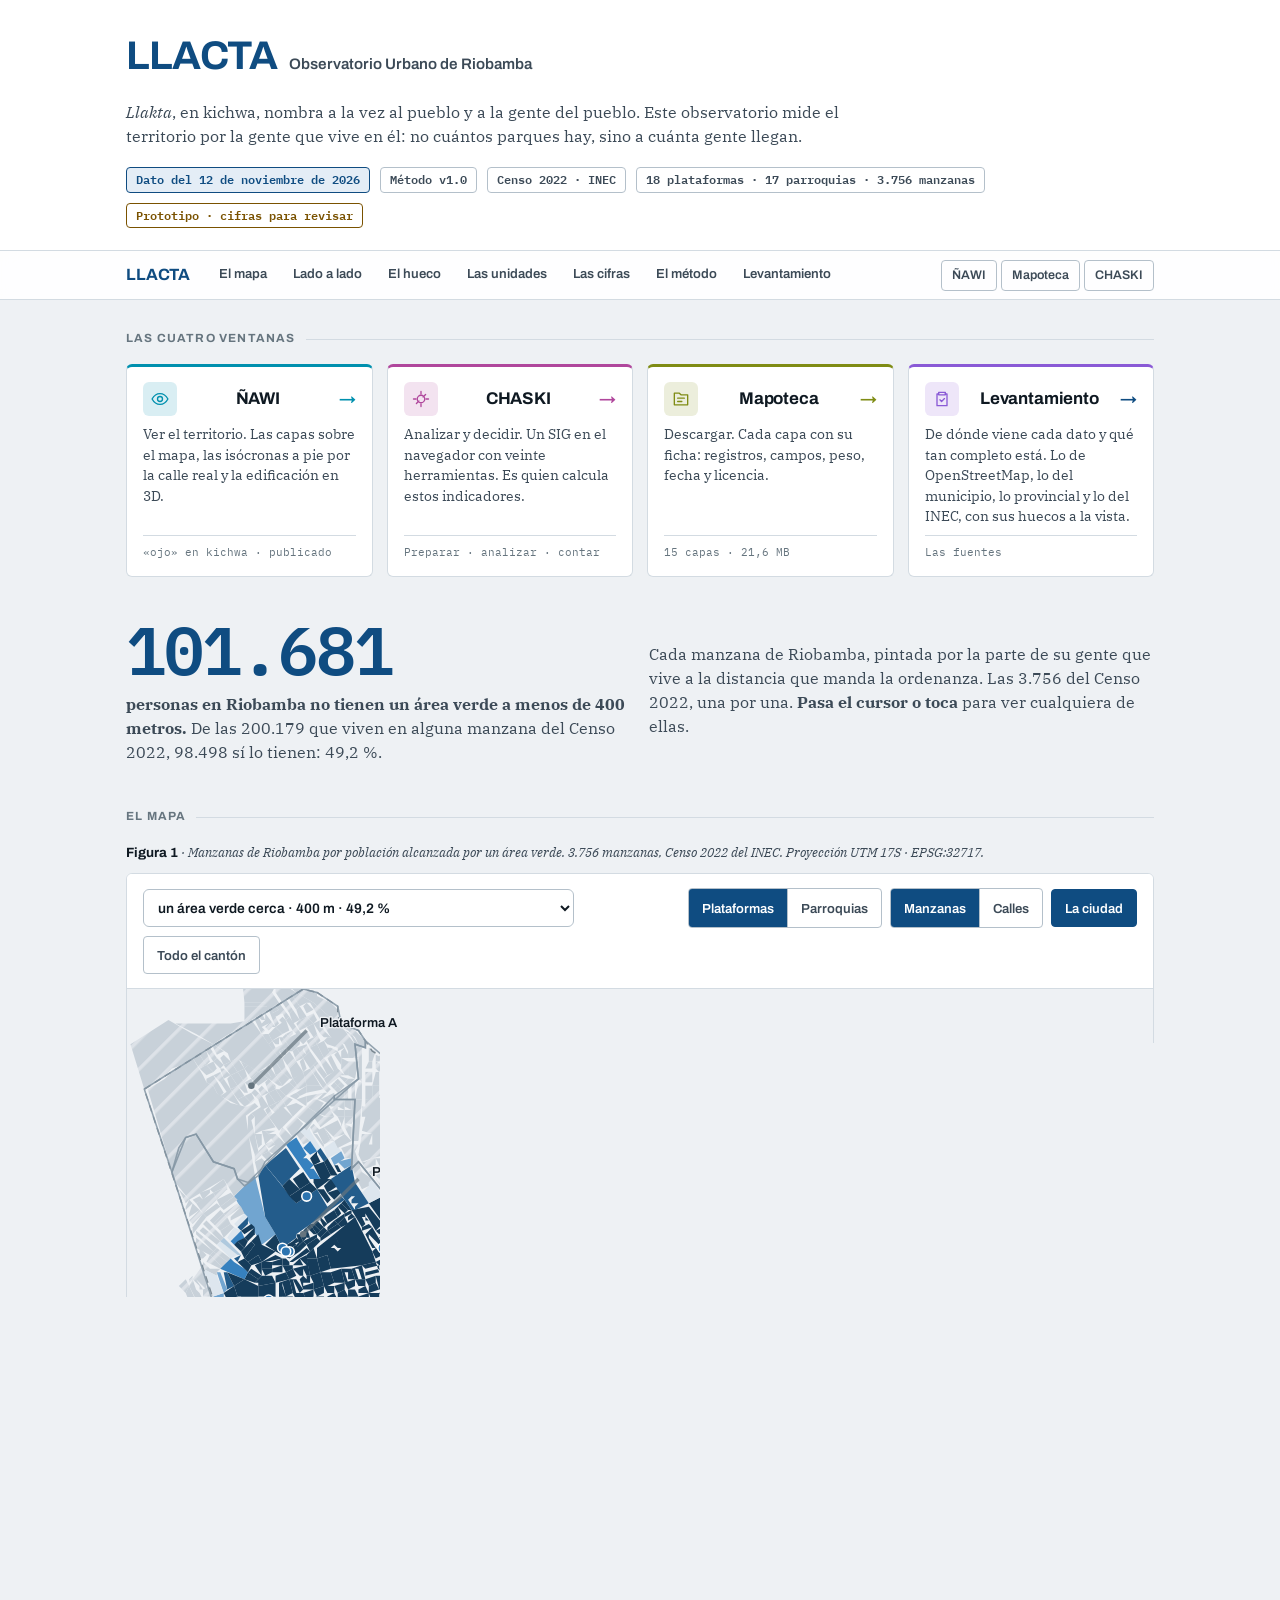
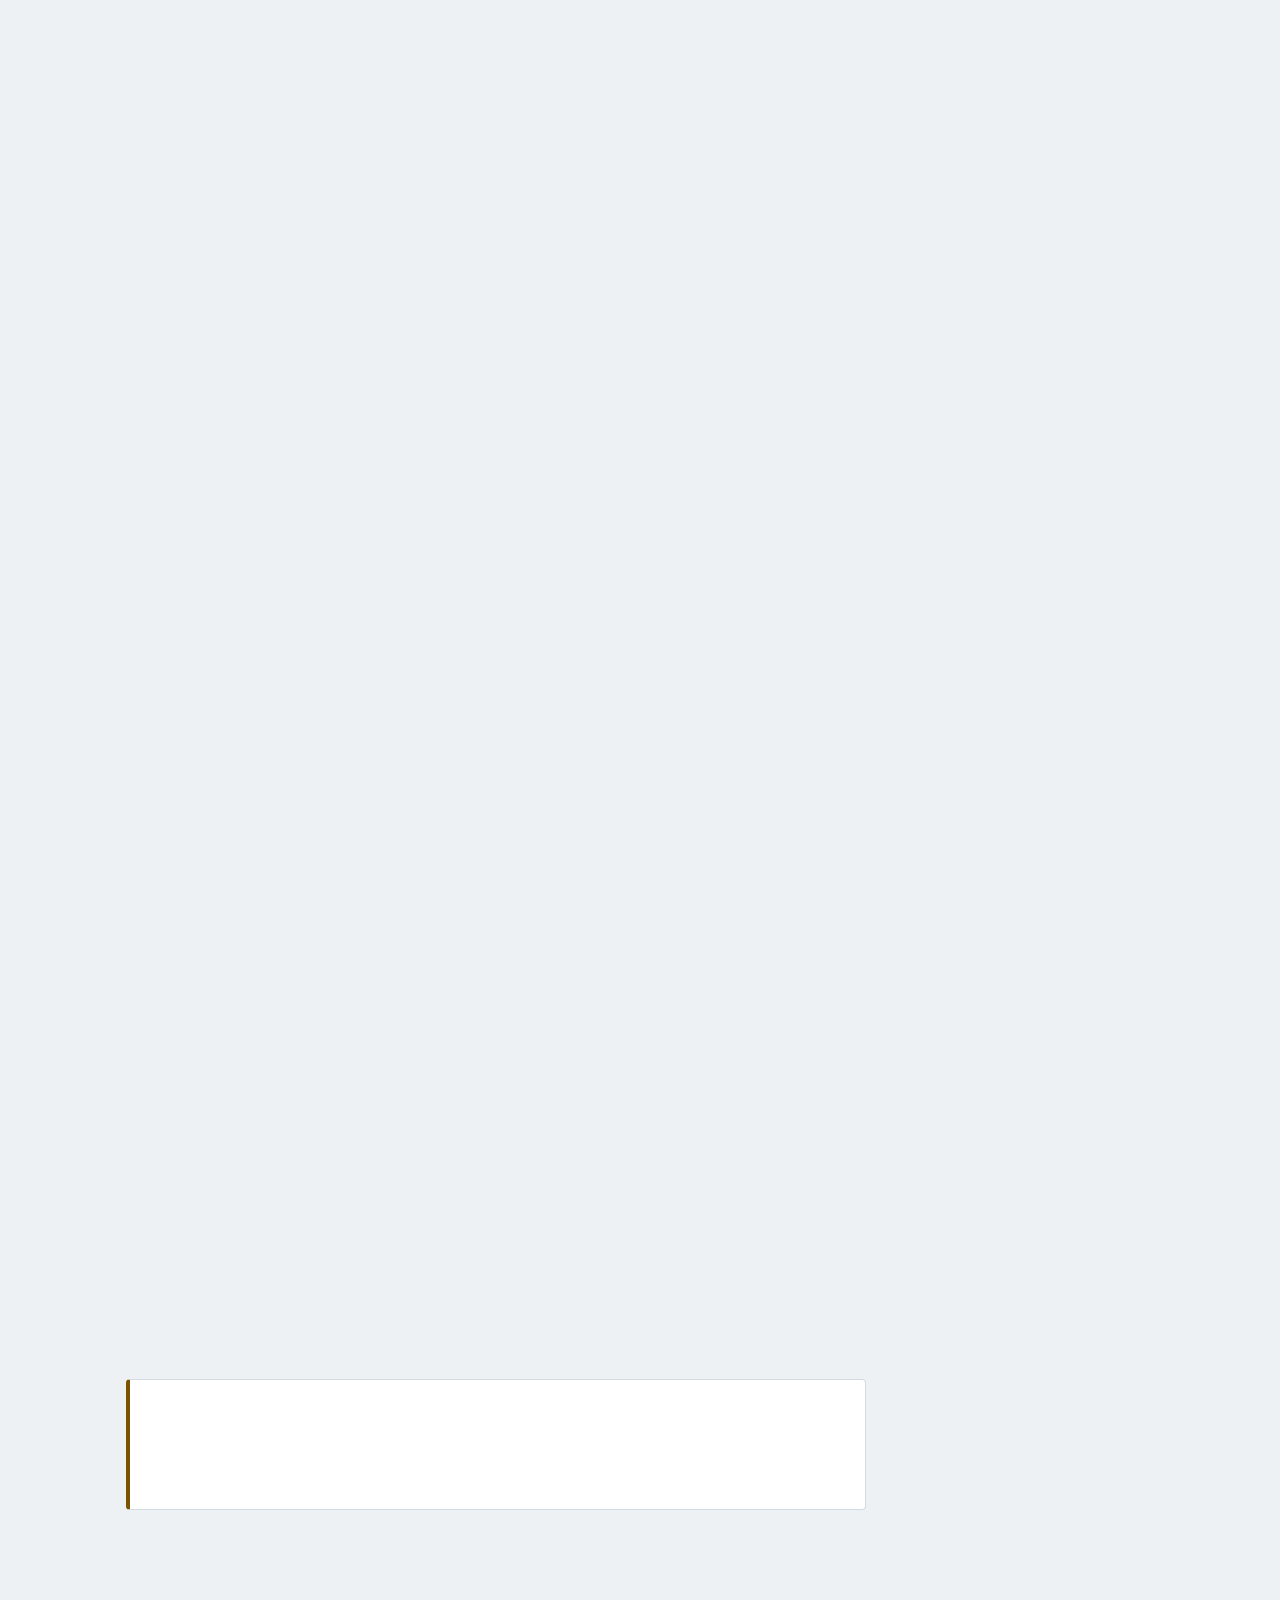
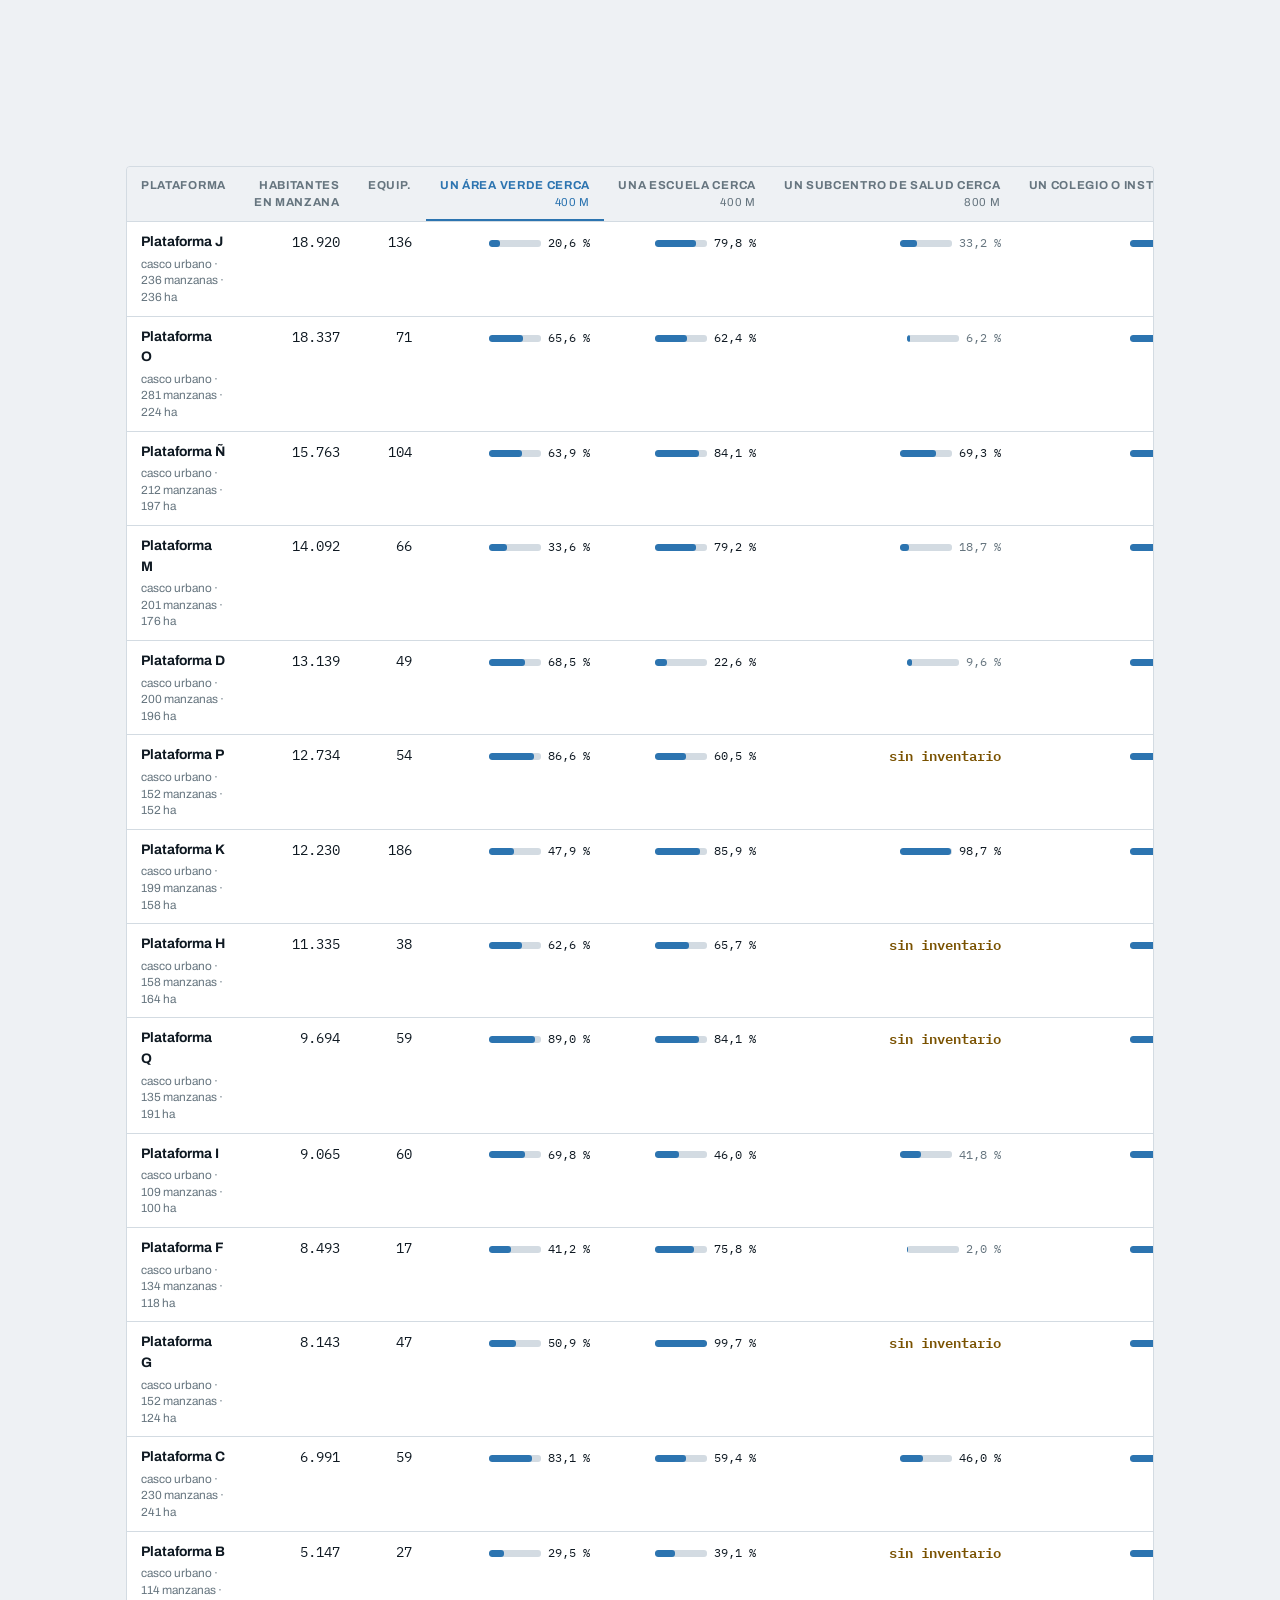
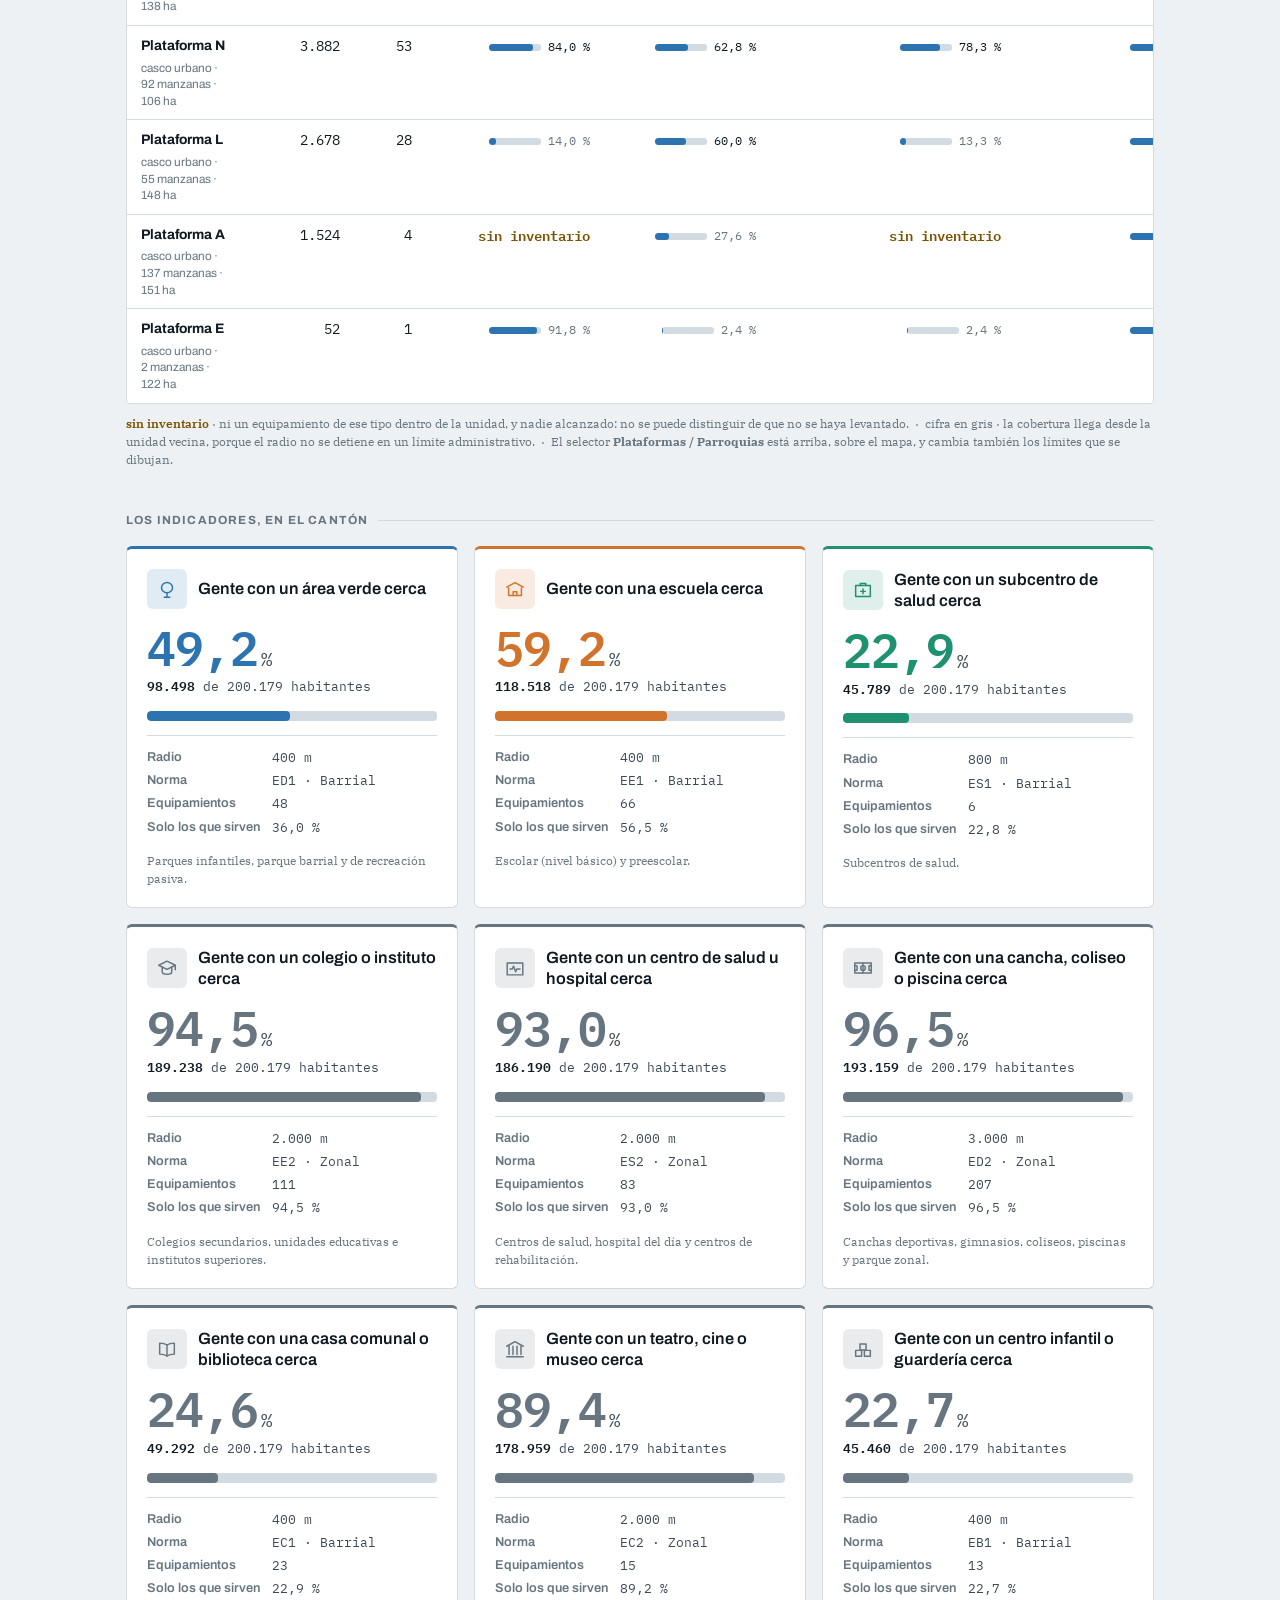
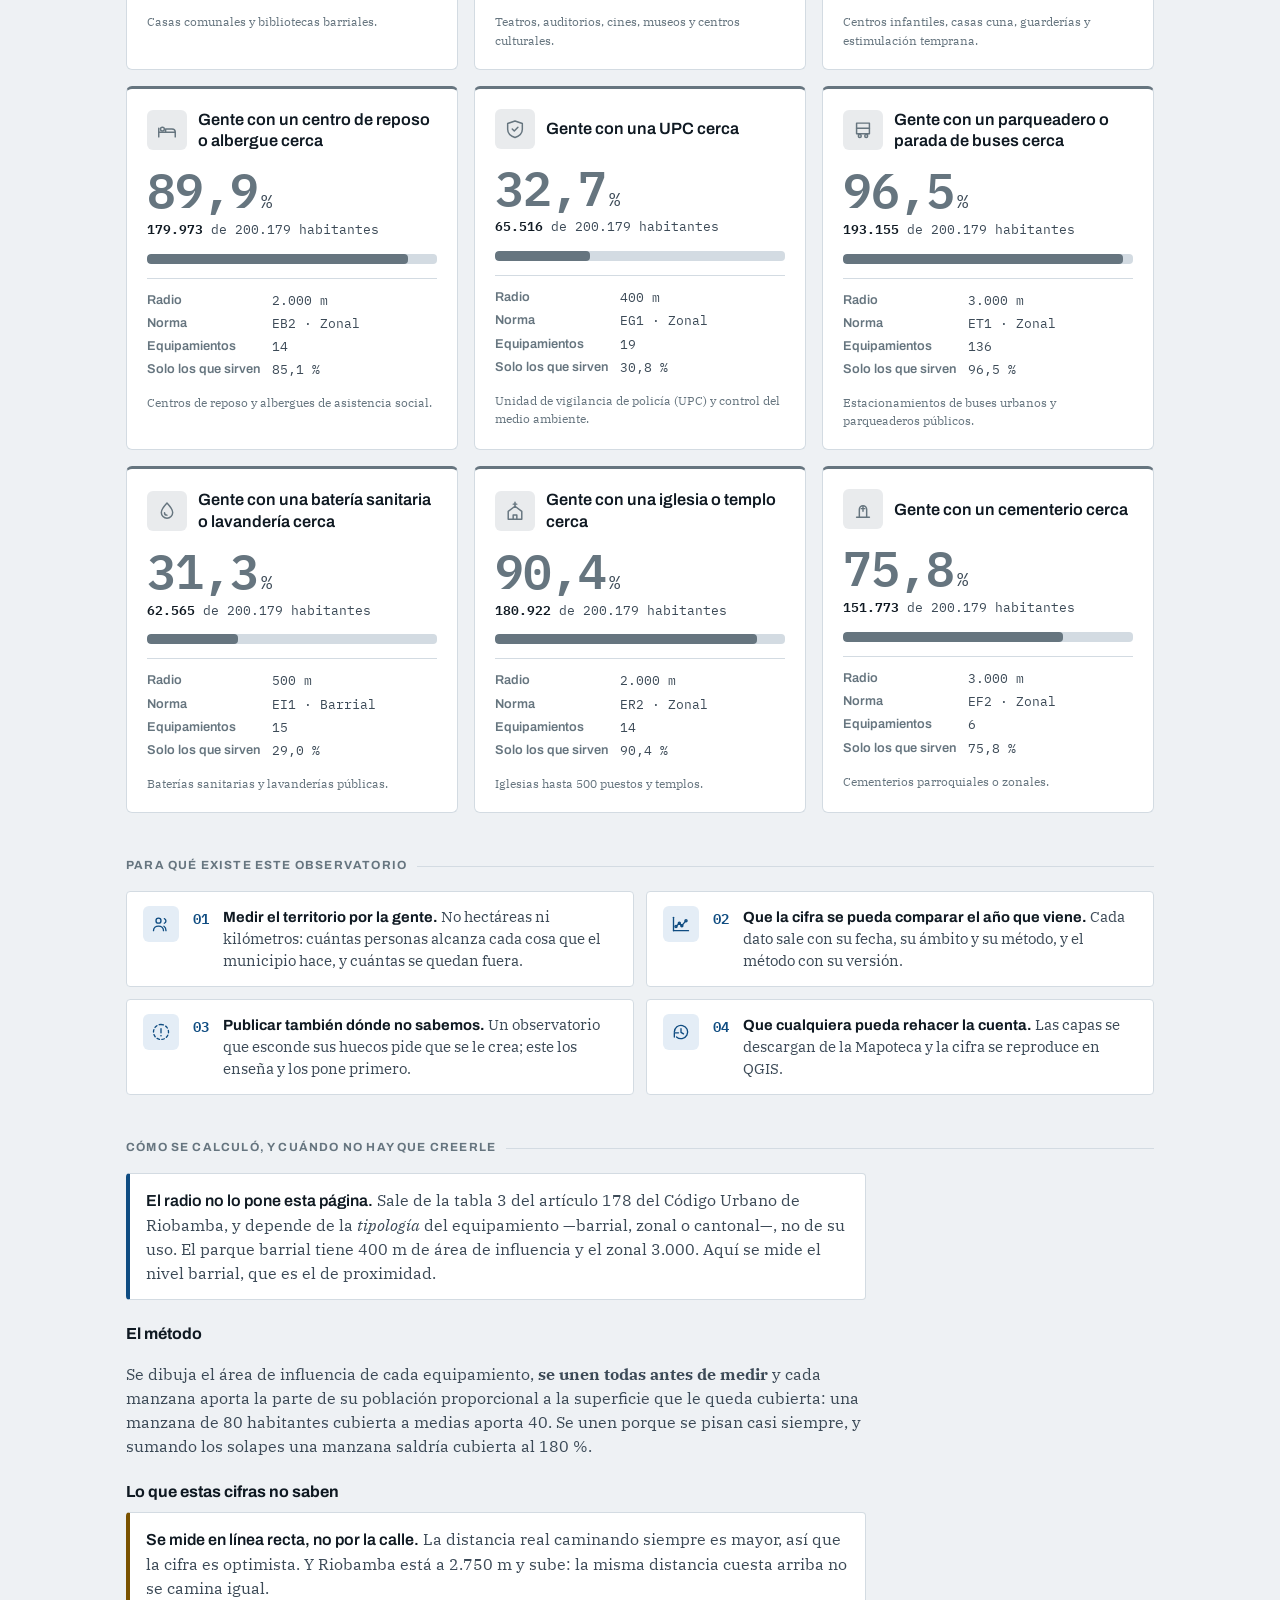
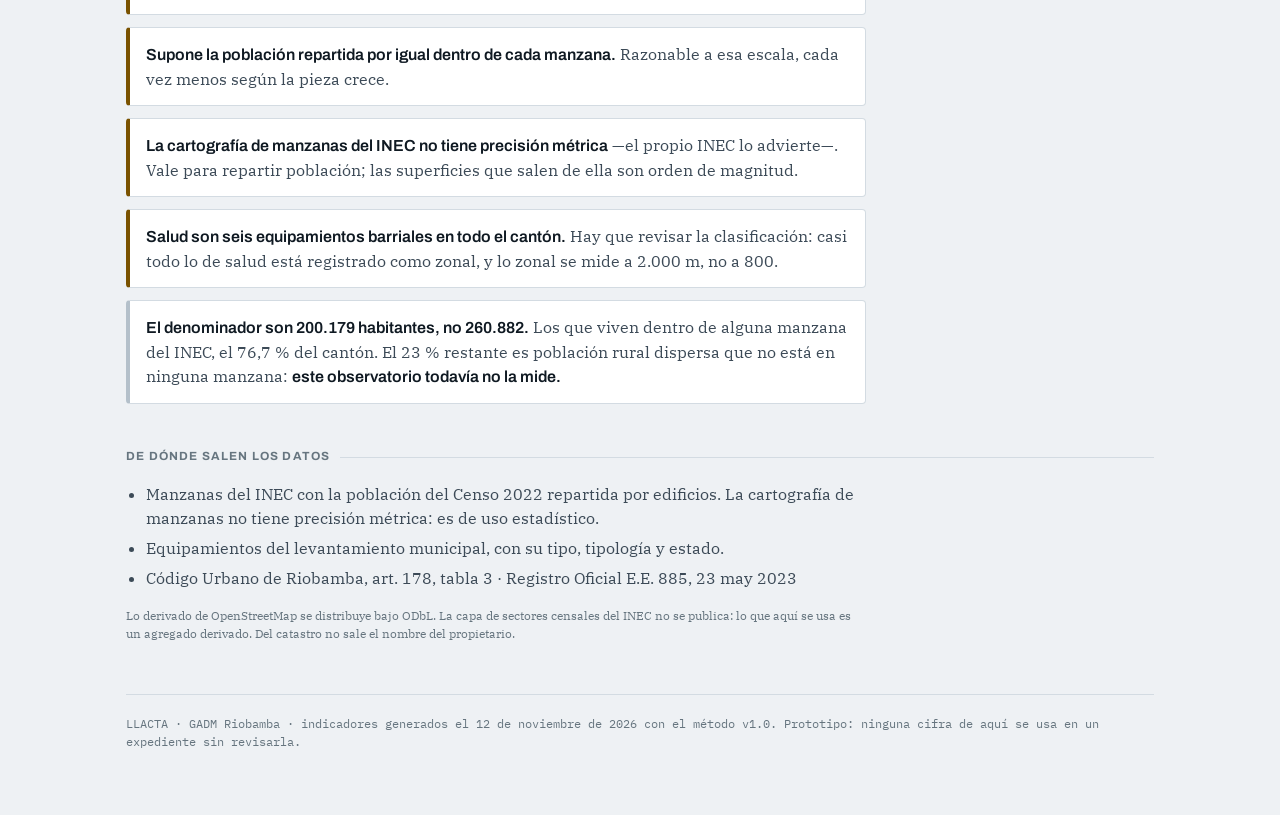
<file: index.html>
<!doctype html>
<html lang="es-EC">
<head>
<meta charset="utf-8">
<meta name="viewport" content="width=device-width, initial-scale=1">
<title>LLACTA · Observatorio Urbano de Riobamba</title>
<link rel="preconnect" href="https://fonts.googleapis.com">
<link rel="preconnect" href="https://fonts.gstatic.com" crossorigin>
<link href="https://fonts.googleapis.com/css2?family=Archivo:wght@400;600;700&family=IBM+Plex+Mono:wght@400;600&family=IBM+Plex+Serif:wght@400&display=swap" rel="stylesheet">
<link rel="stylesheet" href="estilo.css?v=1794934054">
</head>
<body>

<header id="arriba">
  <div class="cab">
    <div class="marca">
      <h1>LLACTA</h1>
      <span class="sub">Observatorio Urbano de Riobamba</span>
    </div>
    <p class="lema">
      <em>Llakta</em>, en kichwa, nombra a la vez al pueblo y a la gente del
      pueblo. Este observatorio mide el territorio por la gente que vive en él:
      no cuántos parques hay, sino a cuánta gente llegan.
    </p>
    <div class="sello" id="sello"></div>
  </div>
</header>

<nav class="cinta" aria-label="Secciones">
  <div class="cinta-dentro">
    <a class="sigla" href="#arriba">LLACTA</a>
    <a class="salto" href="#mapa">El mapa</a>
    <a class="salto" href="#ladoalado">Lado a lado</a>
    <a class="salto" href="#hallazgo">El hueco</a>
    <a class="salto" href="#parroquias">Las unidades</a>
    <a class="salto" href="#cifras">Las cifras</a>
    <a class="salto" href="#metodo">El método</a>
    <a class="salto" href="levantamiento.html">Levantamiento</a>
    <span class="fuera">
      <a href="https://alvarocmoya22-art.github.io/gadmr-visor-territorio/">ÑAWI</a>
      <a href="mapoteca.html">Mapoteca</a>
      <a href="https://alvarocmoya22-art.github.io/gadmr-chaski/">CHASKI</a>
    </span>
  </div>
</nav>

<div class="envoltura">

  <!-- ============================================ las cuatro ventanas -->
  <h2 style="margin-top:30px" class="gr-eyebrow" id="ventanas">Las cuatro ventanas</h2>
  <div class="ventanas ventanas--cabecera">
    <a class="ventana ventana--1"
       href="https://alvarocmoya22-art.github.io/gadmr-visor-territorio/">
      <h3><span class="ico-caja" data-ico="nawi"></span>ÑAWI <span class="flecha">→</span></h3>
      <p>Ver el territorio. Las capas sobre el mapa, las isócronas a pie por la
         calle real y la edificación en 3D.</p>
      <div class="pie">«ojo» en kichwa · publicado</div>
    </a>
    <a class="ventana ventana--2"
       href="https://alvarocmoya22-art.github.io/gadmr-chaski/">
      <h3><span class="ico-caja" data-ico="chaski"></span>CHASKI <span class="flecha">→</span></h3>
      <p>Analizar y decidir. Un SIG en el navegador con veinte herramientas. Es
         quien calcula estos indicadores.</p>
      <div class="pie">Preparar · analizar · contar</div>
    </a>
    <a class="ventana ventana--3" href="mapoteca.html">
      <h3><span class="ico-caja" data-ico="mapoteca"></span>Mapoteca <span class="flecha">→</span></h3>
      <p>Descargar. Cada capa con su ficha: registros, campos, peso, fecha y
         licencia.</p>
      <div class="pie" id="pie-mapoteca">El catálogo</div>
    </a>
    <a class="ventana ventana--4" href="levantamiento.html">
      <h3><span class="ico-caja" data-ico="levantamiento"></span>Levantamiento <span class="flecha">→</span></h3>
      <p>De dónde viene cada dato y qué tan completo está. Lo de OpenStreetMap,
         lo del municipio, lo provincial y lo del INEC, con sus huecos a la
         vista.</p>
      <div class="pie" id="pie-levantamiento">Las fuentes</div>
    </a>
  </div>


  <!-- ====================================================== el titular -->
  <div class="titular" style="margin-top:38px">
    <div>
      <p class="grande" id="titular-cifra">—</p>
      <p id="titular-texto"></p>
    </div>
    <div>
      <p class="prosa" style="margin:0" id="nota-vista"></p>
    </div>
  </div>

  <!-- ========================================================= el mapa -->
  <h2 class="gr-eyebrow" id="mapa">El mapa</h2>
  <p class="figura" id="figura"></p>
  <div class="lienzo">
    <div class="mandos" id="mandos" role="group" aria-label="Qué se pinta en el mapa"></div>
    <div id="caja-mapa" style="position:relative"></div>
    <div class="leyenda" id="leyenda"></div>
  </div>
  <p class="cita" style="margin-top:10px">
    Dibujado de <code>manzanas.geojson</code> y de <code>red.json</code>,
    simplificados a 6 y 8 m. No hay biblioteca de mapas ni mosaicos de nadie:
    son trazos SVG generados con los datos. La red vial es de OpenStreetMap,
    ODbL.
  </p>


  <!-- ======================================= las plataformas, lado a lado -->
  <h2 class="gr-eyebrow" id="ladoalado" style="margin-top:34px">
    Las plataformas, lado a lado</h2>
  <p class="entrada">
    La tabla de abajo dice qué plataforma está peor. No dice <i>qué forma</i>
    tiene estar peor. Tres plataformas al mismo encuadre y a la misma escala, y
    la forma aparece: si la gente sin servicio está en el borde, en una esquina
    o repartida por todas partes no se arregla con la misma obra.
  </p>

  <div class="mando-lal">
    <div class="pastillas-lal" id="lal-indicador" role="group"
         aria-label="Indicador de los paneles"></div>
    <p class="lal-ayuda">Elija hasta tres. Al marcar la cuarta se suelta la más
      antigua.</p>
  </div>
  <div class="tira-lal" id="lal-tira" role="group" aria-label="Elegir plataformas"></div>
  <div class="comparables" id="lal-paneles"></div>
  <p class="cita" style="margin-top:10px" id="lal-pie"></p>

  <!-- ==================================================== el hallazgo -->
  <h2 class="gr-eyebrow" id="hallazgo">Lo primero que hay que decir</h2>
  <div class="prosa">
    <div class="gr-nota gr-nota--aviso">
      <span class="cabeza" data-ico="aviso"></span>
      <strong>De los 1.083 equipamientos del inventario municipal, 1.064 están
      en las cinco parroquias urbanas.</strong> En las doce rurales hay 19. Y de
      los 242 equipamientos de nivel barrial —los que miden proximidad—,
      <strong>240 son urbanos y 2 son rurales</strong>.
    </div>
    <p>
      Por eso nueve parroquias aparecen abajo como <span class="sinv">sin
      inventario</span> y no como «0 %». <strong>No sabemos que en Calpi no haya
      una escuela: sabemos que nadie fue a registrarla.</strong> Publicar un cero
      ahí sería acusar a un territorio de una carencia que en realidad es
      nuestra.
    </p>
    <p>
      Ese hueco es el indicador número ocho del observatorio —la cobertura del
      propio levantamiento— asomando antes de estar construido, y es la razón de
      que la cuarta ventana exista.
    </p>
  </div>

  <!-- ================================================== por parroquia -->
  <h2 class="gr-eyebrow" id="parroquias"><span id="titulo-escala">Las unidades</span></h2>
  <p class="cita" id="nota-escala" style="margin:-6px 0 14px"></p>
  <div class="gr-tabla">
    <table>
      <thead>
        <tr>
          <th scope="col" id="th-unidad">Unidad</th>
          <th scope="col" style="text-align:right">Habitantes<br>en manzana</th>
          <th scope="col" style="text-align:right">Equip.</th>
          <!-- Las columnas de indicador las escribe mapa.js: eran tres fijas
               y ahora son quince, una por cada fila de la norma que fija
               radio. Escribirlas aqui obligaria a tocar el HTML cada vez que
               la ordenanza cambie, que es justo lo que no debe pasar. -->
        </tr>
      </thead>
      <tbody id="filas-par"></tbody>
    </table>
  </div>
  <p class="cita" style="margin-top:10px">
    <span class="sinv">sin inventario</span> · ni un equipamiento de ese tipo
    dentro de la unidad, y nadie alcanzado: no se puede distinguir de que no se
    haya levantado. &nbsp;·&nbsp; <span class="vecina">cifra en gris</span> · la
    cobertura llega desde la unidad vecina, porque el radio no se detiene en un
    límite administrativo. &nbsp;·&nbsp; El selector <strong>Plataformas /
    Parroquias</strong> está arriba, sobre el mapa, y cambia también los límites
    que se dibujan.
  </p>

  <!-- ================================================= las tres cifras -->
  <h2 class="gr-eyebrow" id="cifras">Los indicadores, en el cantón</h2>
  <div class="tarjetas" id="tarjetas"></div>

  <!-- ==================================================== los objetivos -->
  <h2 class="gr-eyebrow">Para qué existe este observatorio</h2>
  <div class="objetivos">
    <div class="objetivo"><span class="ico-caja" data-ico="gente"></span><span class="num">01</span><p>
      <strong>Medir el territorio por la gente.</strong> No hectáreas ni
      kilómetros: cuántas personas alcanza cada cosa que el municipio hace, y
      cuántas se quedan fuera.</p></div>
    <div class="objetivo"><span class="ico-caja" data-ico="serie"></span><span class="num">02</span><p>
      <strong>Que la cifra se pueda comparar el año que viene.</strong> Cada dato
      sale con su fecha, su ámbito y su método, y el método con su versión.</p></div>
    <div class="objetivo"><span class="ico-caja" data-ico="hueco"></span><span class="num">03</span><p>
      <strong>Publicar también dónde no sabemos.</strong> Un observatorio que
      esconde sus huecos pide que se le crea; este los enseña y los pone
      primero.</p></div>
    <div class="objetivo"><span class="ico-caja" data-ico="rehacer"></span><span class="num">04</span><p>
      <strong>Que cualquiera pueda rehacer la cuenta.</strong> Las capas se
      descargan de la Mapoteca y la cifra se reproduce en QGIS.</p></div>
  </div>

  <!-- ====================================================== el método -->
  <h2 class="gr-eyebrow" id="metodo">Cómo se calculó, y cuándo no hay que creerle</h2>
  <div class="prosa">
    <div class="gr-nota gr-nota--info">
      <strong>El radio no lo pone esta página.</strong> Sale de la tabla 3 del
      artículo 178 del Código Urbano de Riobamba, y depende de la
      <em>tipología</em> del equipamiento —barrial, zonal o cantonal—, no de su
      uso. El parque barrial tiene 400 m de área de influencia y el zonal 3.000.
      Aquí se mide el nivel barrial, que es el de proximidad.
    </div>

    <h3>El método</h3>
    <p>
      Se dibuja el área de influencia de cada equipamiento, <strong>se unen todas
      antes de medir</strong> y cada manzana aporta la parte de su población
      proporcional a la superficie que le queda cubierta: una manzana de 80
      habitantes cubierta a medias aporta 40. Se unen porque se pisan casi
      siempre, y sumando los solapes una manzana saldría cubierta al 180 %.
    </p>

    <h3>Lo que estas cifras no saben</h3>
    <div class="gr-nota gr-nota--aviso">
      <strong>Se mide en línea recta, no por la calle.</strong> La distancia real
      caminando siempre es mayor, así que la cifra es optimista. Y Riobamba está
      a 2.750 m y sube: la misma distancia cuesta arriba no se camina igual.
    </div>
    <div class="gr-nota gr-nota--aviso">
      <strong>Supone la población repartida por igual dentro de cada manzana.</strong>
      Razonable a esa escala, cada vez menos según la pieza crece.
    </div>
    <div class="gr-nota gr-nota--aviso">
      <strong>La cartografía de manzanas del INEC no tiene precisión métrica</strong>
      —el propio INEC lo advierte—. Vale para repartir población; las superficies
      que salen de ella son orden de magnitud.
    </div>
    <div class="gr-nota gr-nota--aviso">
      <strong>Salud son seis equipamientos barriales en todo el cantón.</strong>
      Hay que revisar la clasificación: casi todo lo de salud está registrado
      como zonal, y lo zonal se mide a 2.000 m, no a 800.
    </div>
    <div class="gr-nota">
      <strong>El denominador son 200.179 habitantes, no 260.882.</strong> Los que
      viven dentro de alguna manzana del INEC, el 76,7 % del cantón. El 23 %
      restante es población rural dispersa que no está en ninguna manzana:
      <strong>este observatorio todavía no la mide.</strong>
    </div>
  </div>

  <h2 class="gr-eyebrow">De dónde salen los datos</h2>
  <div class="prosa">
    <ul id="fuentes"></ul>
    <p class="cita">
      Lo derivado de OpenStreetMap se distribuye bajo ODbL. La capa de sectores
      censales del INEC no se publica: lo que aquí se usa es un agregado derivado.
      Del catastro no sale el nombre del propietario.
    </p>
  </div>

  <footer id="pie"></footer>
</div>

<script src="datos/indicadores.js?v=1794504923"></script>
<script src="datos/escalas.js?v=1794504975"></script>
<script src="datos/capas.js?v=1794197023"></script>
<script src="datos/mapa.js?v=1794504975"></script>
<script src="datos/red.js?v=1793914404"></script>
<script src="comun.js?v=1793914880"></script>
<script src="iconos.js?v=1794934041"></script>
<script src="mapa.js?v=1794591155"></script>
</body>
</html>
</file>
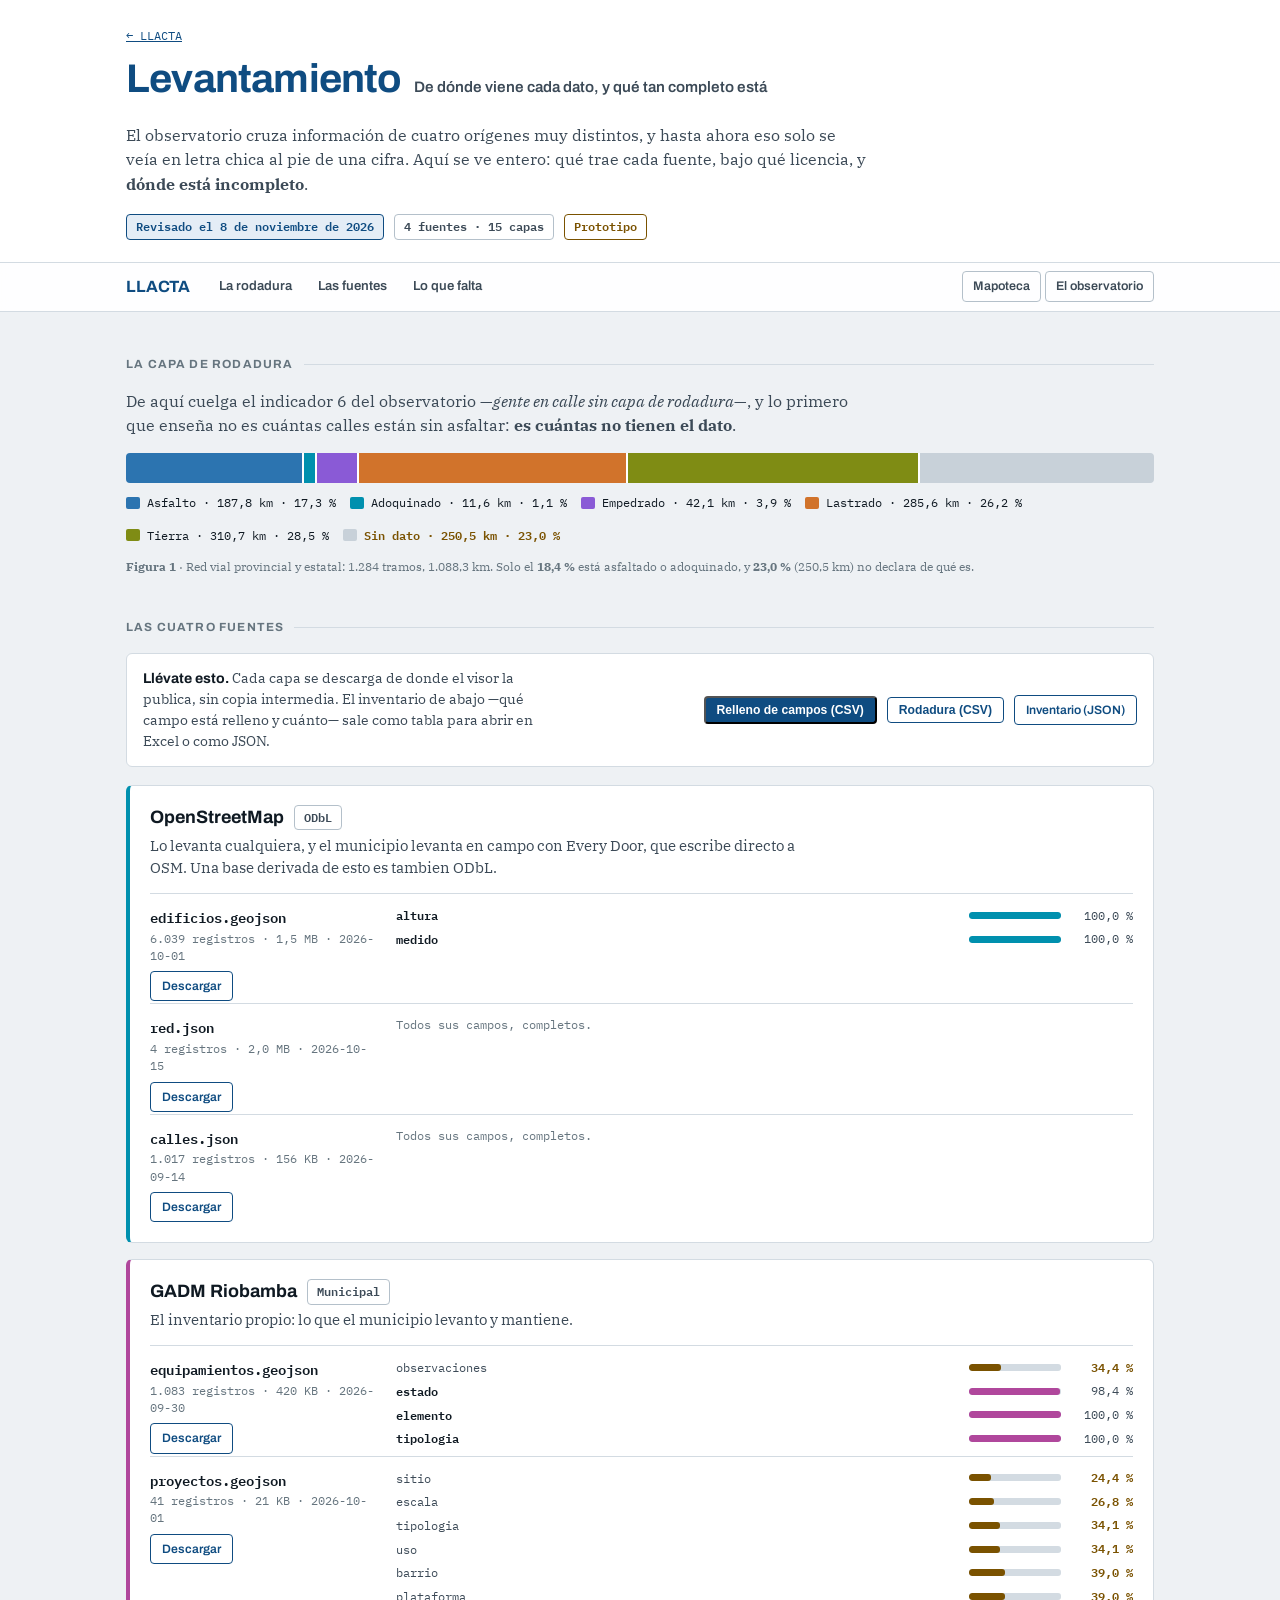
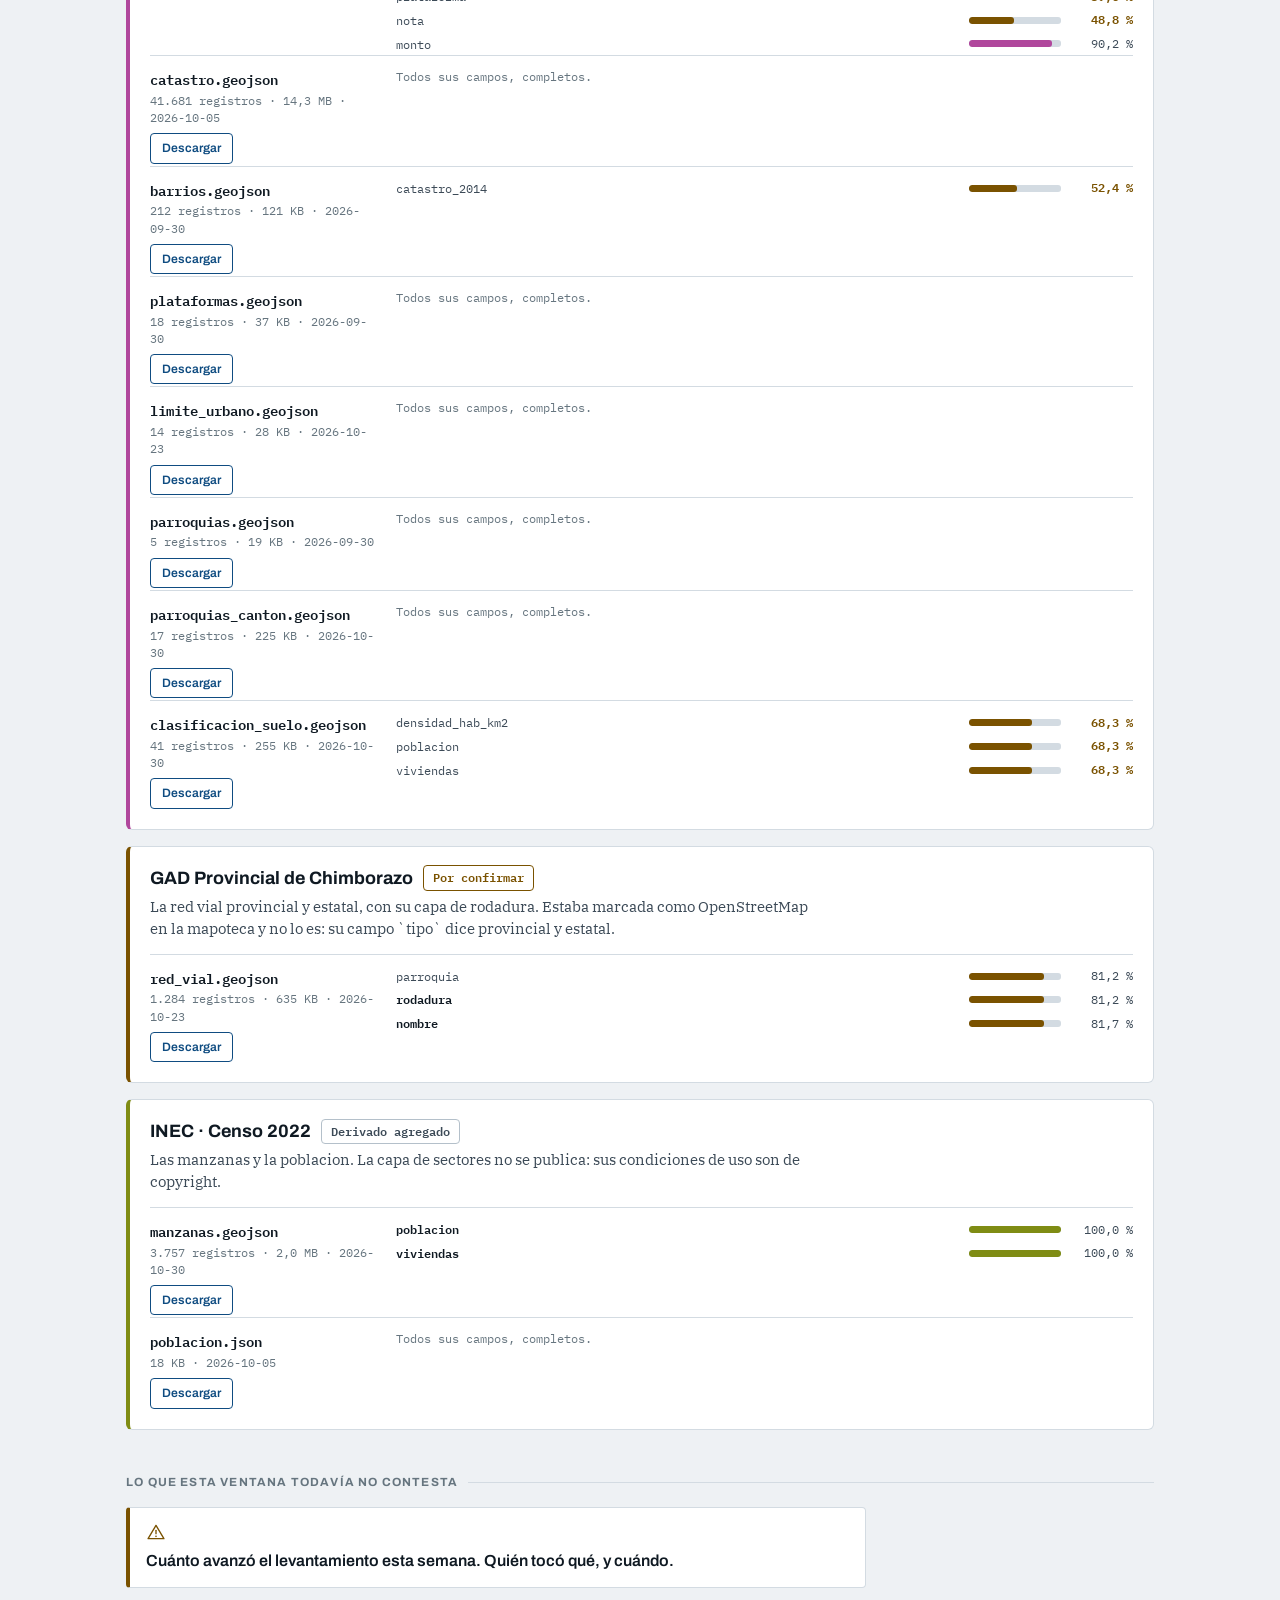
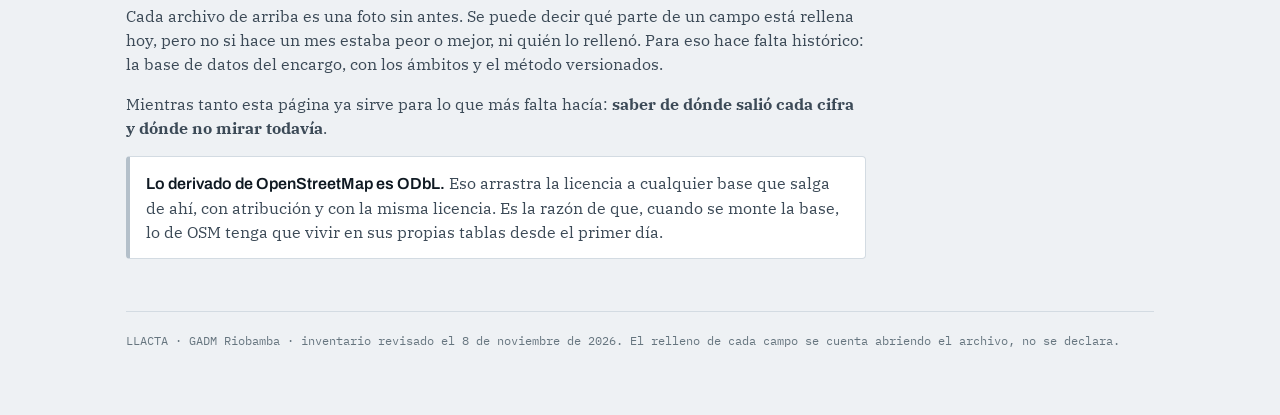
<file: levantamiento.html>
<!doctype html>
<html lang="es-EC">
<head>
<meta charset="utf-8">
<meta name="viewport" content="width=device-width, initial-scale=1">
<title>Levantamiento · LLACTA</title>
<link rel="preconnect" href="https://fonts.googleapis.com">
<link rel="preconnect" href="https://fonts.gstatic.com" crossorigin>
<link href="https://fonts.googleapis.com/css2?family=Archivo:wght@400;600;700&family=IBM+Plex+Mono:wght@400;600&family=IBM+Plex+Serif:wght@400&display=swap" rel="stylesheet">
<link rel="stylesheet" href="estilo.css?v=1794934054">
</head>
<body>

<header id="arriba">
  <div class="cab">
    <p class="migas"><a href="index.html">← LLACTA</a></p>
    <div class="marca">
      <a class="vuelta" href="index.html">Levantamiento</a>
      <span class="sub">De dónde viene cada dato, y qué tan completo está</span>
    </div>
    <p class="lema">
      El observatorio cruza información de cuatro orígenes muy distintos, y
      hasta ahora eso solo se veía en letra chica al pie de una cifra. Aquí se
      ve entero: qué trae cada fuente, bajo qué licencia, y
      <strong>dónde está incompleto</strong>.
    </p>
    <div class="sello" id="sello"></div>
  </div>
</header>

<nav class="cinta" aria-label="Secciones">
  <div class="cinta-dentro">
    <a class="sigla" href="index.html">LLACTA</a>
    <a class="salto" href="#rodadura">La rodadura</a>
    <a class="salto" href="#fuentes">Las fuentes</a>
    <a class="salto" href="#falta">Lo que falta</a>
    <span class="fuera">
      <a href="mapoteca.html">Mapoteca</a>
      <a href="index.html">El observatorio</a>
    </span>
  </div>
</nav>

<div class="envoltura">

  <h2 class="gr-eyebrow" id="rodadura">La capa de rodadura</h2>
  <div class="prosa" style="max-width:none">
    <p style="max-width:74ch">
      De aquí cuelga el indicador 6 del observatorio —<em>gente en calle sin capa
      de rodadura</em>—, y lo primero que enseña no es cuántas calles están sin
      asfaltar: <strong>es cuántas no tienen el dato</strong>.
    </p>
  </div>
  <div class="apilada" id="apilada"></div>
  <div class="rod-leyenda" id="rod-leyenda"></div>
  <p class="cita" style="margin-top:12px" id="rod-pie"></p>

  <h2 class="gr-eyebrow" id="fuentes">Las cuatro fuentes</h2>
  <div class="llevar">
    <p class="que">
      <strong>Llévate esto.</strong> Cada capa se descarga de donde el visor la
      publica, sin copia intermedia. El inventario de abajo —qué campo está
      relleno y cuánto— sale como tabla para abrir en Excel o como JSON.
    </p>
    <button class="gr-btn" id="bajar-csv">Relleno de campos (CSV)</button>
    <button class="gr-btn gr-btn--secundario" id="bajar-rod">Rodadura (CSV)</button>
    <a class="gr-btn gr-btn--secundario" href="datos/levantamiento.json" download>Inventario (JSON)</a>
  </div>
  <div id="fuentes-lista"></div>

  <h2 class="gr-eyebrow" id="falta">Lo que esta ventana todavía no contesta</h2>
  <div class="prosa">
    <div class="gr-nota gr-nota--aviso">
      <span class="cabeza" data-ico="aviso"></span>
      <strong>Cuánto avanzó el levantamiento esta semana. Quién tocó qué, y
      cuándo.</strong>
    </div>
    <p>
      Cada archivo de arriba es una foto sin antes. Se puede decir qué parte de
      un campo está rellena hoy, pero no si hace un mes estaba peor o mejor, ni
      quién lo rellenó. Para eso hace falta histórico: la base de datos del
      encargo, con los ámbitos y el método versionados.
    </p>
    <p>
      Mientras tanto esta página ya sirve para lo que más falta hacía:
      <strong>saber de dónde salió cada cifra y dónde no mirar todavía</strong>.
    </p>
    <div class="gr-nota">
      <strong>Lo derivado de OpenStreetMap es ODbL.</strong> Eso arrastra la
      licencia a cualquier base que salga de ahí, con atribución y con la misma
      licencia. Es la razón de que, cuando se monte la base, lo de OSM tenga que
      vivir en sus propias tablas desde el primer día.
    </div>
  </div>

  <footer id="pie"></footer>
</div>

<script src="datos/levantamiento.js?v=1794198044"></script>
<script src="comun.js?v=1793914880"></script>
<script src="iconos.js?v=1794934041"></script>
<script>
(function () {
  var L = window.LLACTA_LEV;
  var F = window.LL;
  var sello = document.getElementById('sello');
  if (!L || !L.fuentes) {
    sello.innerHTML = '<span class="gr-chip gr-chip--aviso">No se pudo cargar ' +
      'datos/levantamiento.js — corre scripts/levantamiento.py</span>';
    return;
  }

  var capas = L.fuentes.reduce(function (s, f) { return s + f.capas.length; }, 0);
  sello.innerHTML =
    '<span class="gr-chip gr-chip--info">Revisado el ' + F.esc(F.fecha(L.generado)) + '</span>' +
    '<span class="gr-chip">' + L.fuentes.length + ' fuentes · ' + capas + ' capas</span>' +
    '<span class="gr-chip gr-chip--aviso">Prototipo</span>';

  /* ------------------------------------------------------- la rodadura */
  var TONOS = {
    'Asfalto': 'var(--gr-s1)', 'Adoquinado': 'var(--gr-s6)',
    'Empedrado': 'var(--gr-s4)', 'Lastrado': 'var(--gr-s2)',
    'Tierra': 'var(--gr-s7)', 'Sin dato': 'var(--gr-nada)'
  };
  var rod = L.rodadura;
  if (rod) {
    // El orden no es el de mayor a menor: va de lo mejor rodado a lo peor, y
    // el hueco al final. Una barra apilada ordenada por tamaño no se puede
    // leer como una escala; ordenada por calidad, sí.
    var orden = ['Asfalto', 'Adoquinado', 'Empedrado', 'Lastrado', 'Tierra', 'Sin dato'];
    var clases = orden.map(function (n) {
      return rod.clases.filter(function (c) { return c.clase === n; })[0];
    }).filter(Boolean);

    document.getElementById('apilada').innerHTML = clases.map(function (c) {
      return '<i style="flex:' + c.pct + ';background:' + (TONOS[c.clase] || 'var(--gr-nada)') +
        '" title="' + F.esc(c.clase) + ': ' + F.N1.format(c.km) + ' km"></i>';
    }).join('');

    document.getElementById('rod-leyenda').innerHTML = clases.map(function (c) {
      return '<span' + (c.sin_dato ? ' class="hueco"' : '') + '><i style="background:' +
        (TONOS[c.clase] || 'var(--gr-nada)') + '"></i>' + F.esc(c.clase) + ' · ' +
        F.N1.format(c.km) + ' km · ' + F.N1.format(c.pct) + ' %</span>';
    }).join('');

    var sinDato = clases.filter(function (c) { return c.sin_dato; })[0];
    var duros = clases.filter(function (c) {
      return c.clase === 'Asfalto' || c.clase === 'Adoquinado';
    }).reduce(function (s, c) { return s + c.pct; }, 0);
    document.getElementById('rod-pie').innerHTML =
      '<b>Figura 1</b> · Red vial provincial y estatal: ' +
      F.N.format(rod.total_tramos) + ' tramos, ' + F.N1.format(rod.total_km) +
      ' km. Solo el <strong>' + F.N1.format(duros) +
      ' %</strong> está asfaltado o adoquinado' +
      (sinDato ? ', y <strong>' + F.N1.format(sinDato.pct) + ' %</strong> (' +
        F.N1.format(sinDato.km) + ' km) no declara de qué es' : '') + '.';
  }

  /* -------------------------------------------------------- las fuentes */
  function campo(c, acento) {
    var flojo = c.pct < 80;
    return '<div class="campo' + (c.clave ? ' clave' : '') + (flojo ? ' flojo' : '') + '">' +
      '<b>' + F.esc(c.nombre) + '</b>' +
      '<span class="medidor"><i style="width:' + c.pct + '%"></i></span>' +
      '<span class="pc">' + F.N1.format(c.pct) + ' %</span>' +
      '</div>';
  }

  document.getElementById('fuentes-lista').innerHTML = L.fuentes.map(function (f) {
    var capas = f.capas.map(function (c) {
      // Solo se enseñan los campos que importan: los que sostienen un
      // indicador, y los que están a medio llenar. Listar los que están al
      // 100 % enterraría los que no lo están, que son los que hay que mirar.
      var mirar = (c.campos || []).filter(function (x) {
        return x.clave || x.pct < 95;
      }).sort(function (a, b) { return a.pct - b.pct; });

      return '<div class="capa-lev">' +
        '<div class="ficha-capa"><div><h4>' + F.esc(c.archivo) + '</h4>' +
          '<span class="meta">' +
            (c.registros ? F.N.format(c.registros) + ' registros · ' : '') +
            F.peso(c.bytes) + ' · ' + F.esc(c.modificado) + '</span></div>' +
          (c.descarga
            ? '<a class="gr-btn gr-btn--secundario" href="' + F.esc(c.descarga) +
              '" download>Descargar</a>'
            : '') +
        '</div>' +
        '<div class="relleno">' +
          (mirar.length
            ? mirar.map(function (x) { return campo(x); }).join('')
            : '<span class="completo">Todos sus campos, completos.</span>') +
        '</div></div>';
    }).join('');

    return '<section class="fuente fuente--' + F.esc(f.clave) + '">' +
      '<h3>' + F.esc(f.nombre) +
        '<span class="gr-chip' + (f.verificar ? ' gr-chip--aviso' : '') + '">' +
        F.esc(f.licencia) + '</span></h3>' +
      '<p>' + F.esc(f.nota) + '</p>' + capas +
      '</section>';
  }).join('');

  /* Las tablas, generadas aquí y no guardadas como archivos.
   *
   * Es el mismo dato que ya está en la página: escribirlo también en disco
   * daría dos copias que se separan en cuanto una se regenere y la otra no.
   *
   * Separador de punto y coma y coma decimal, que es lo que Excel en español
   * espera: con comas, un «81,2» parte la fila en dos columnas. Y con marca
   * de orden de bytes delante, o las tildes salen rotas al abrirlo. */
  function bajar(nombre, filas) {
    var texto = '\ufeff' + filas.map(function (f) {
      return f.map(function (celda) {
        var s = String(celda == null ? '' : celda);
        return /[;"\n]/.test(s) ? '"' + s.replace(/"/g, '""') + '"' : s;
      }).join(';');
    }).join('\r\n');
    var a = document.createElement('a');
    a.href = URL.createObjectURL(new Blob([texto], { type: 'text/csv;charset=utf-8' }));
    a.download = nombre;
    document.body.appendChild(a);
    a.click();
    a.remove();
    setTimeout(function () { URL.revokeObjectURL(a.href); }, 1000);
  }
  var coma = function (n) { return String(n).replace('.', ','); };

  document.getElementById('bajar-csv').addEventListener('click', function () {
    var filas = [['fuente', 'licencia', 'archivo', 'registros', 'bytes',
                  'modificado', 'campo', 'con_dato', 'relleno_pct']];
    L.fuentes.forEach(function (f) {
      f.capas.forEach(function (c) {
        (c.campos || []).forEach(function (x) {
          filas.push([f.nombre, f.licencia, c.archivo, c.registros, c.bytes,
                      c.modificado, x.nombre, x.con_dato, coma(x.pct)]);
        });
      });
    });
    bajar('llacta_relleno_de_campos_' + L.generado + '.csv', filas);
  });

  var botonRod = document.getElementById('bajar-rod');
  if (rod) {
    botonRod.addEventListener('click', function () {
      var filas = [['clase', 'tramos', 'km', 'pct_del_total', 'es_hueco']];
      rod.clases.forEach(function (c) {
        filas.push([c.clase, c.tramos, coma(c.km), coma(c.pct), c.sin_dato ? 'si' : 'no']);
      });
      filas.push(['TOTAL', rod.total_tramos, coma(rod.total_km), coma(100), '']);
      bajar('llacta_rodadura_' + L.generado + '.csv', filas);
    });
  } else {
    botonRod.remove();
  }

  document.getElementById('pie').textContent =
    'LLACTA · GADM Riobamba · inventario revisado el ' + F.fecha(L.generado) +
    '. El relleno de cada campo se cuenta abriendo el archivo, no se declara.';
})();
</script>
</body>
</html>
</file>
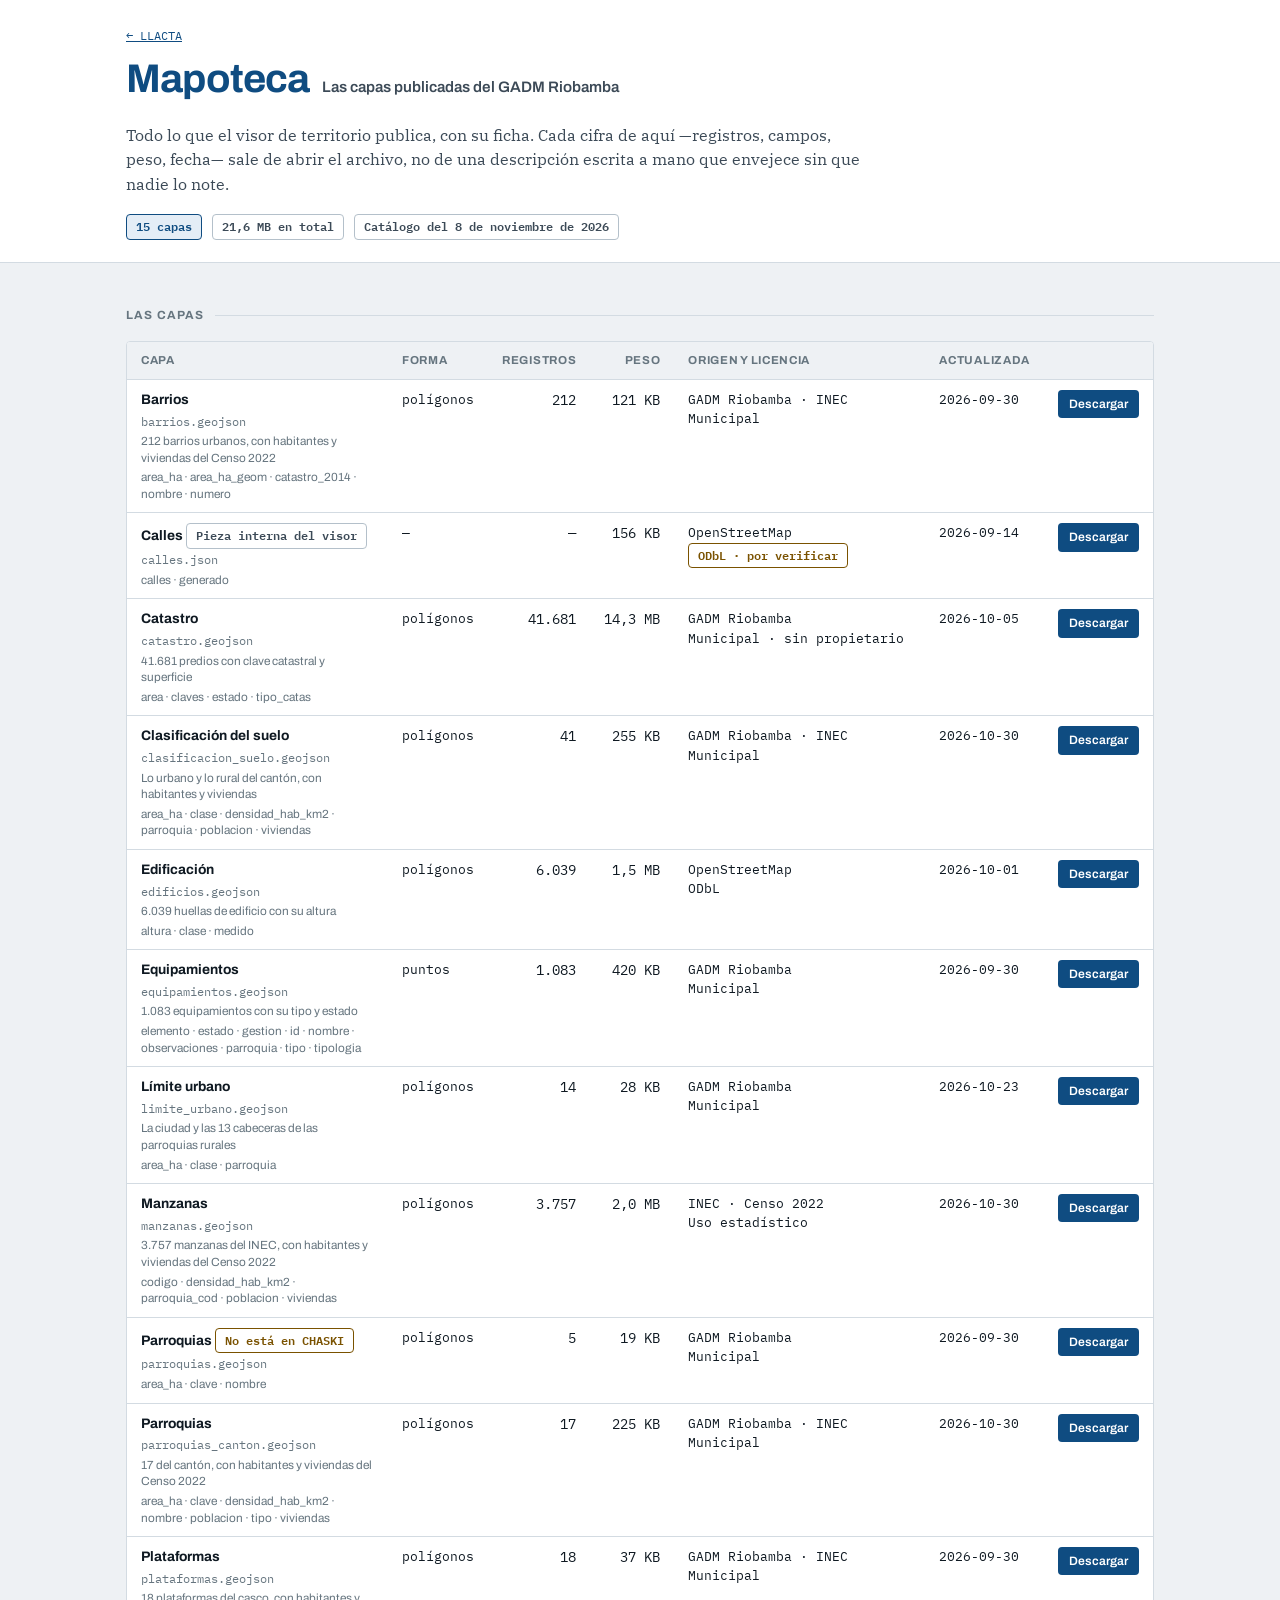
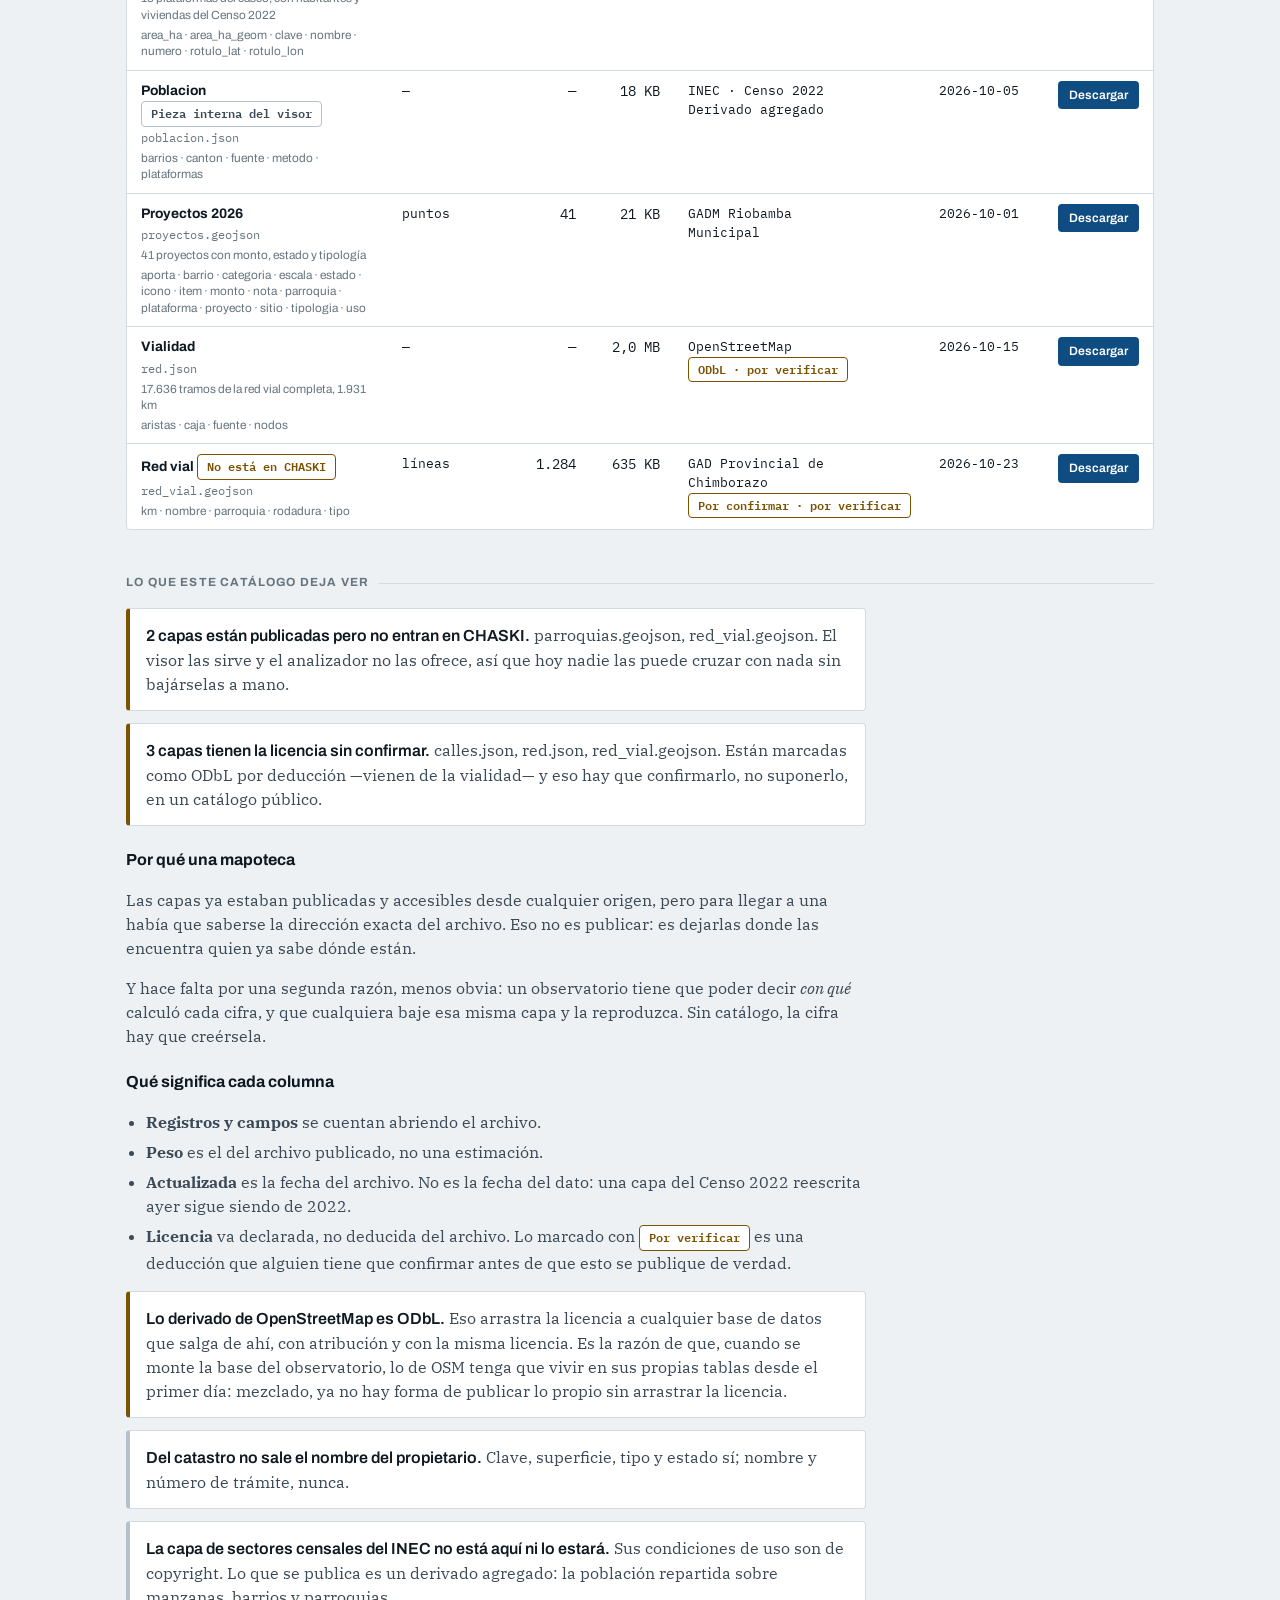
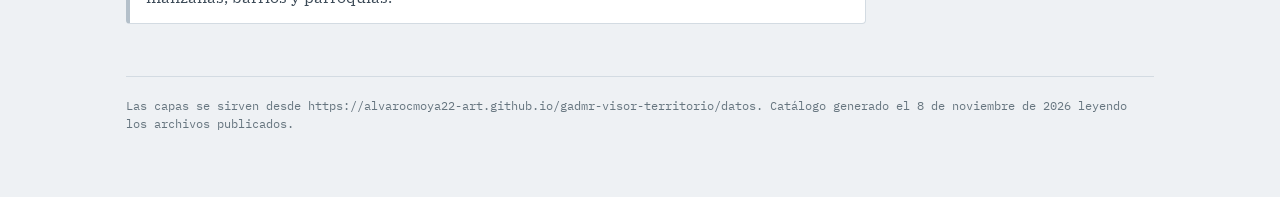
<file: mapoteca.html>
<!doctype html>
<html lang="es-EC">
<head>
<meta charset="utf-8">
<meta name="viewport" content="width=device-width, initial-scale=1">
<title>Mapoteca · LLACTA</title>
<link rel="preconnect" href="https://fonts.googleapis.com">
<link rel="preconnect" href="https://fonts.gstatic.com" crossorigin>
<link href="https://fonts.googleapis.com/css2?family=Archivo:wght@400;600;700&family=IBM+Plex+Mono:wght@400;600&family=IBM+Plex+Serif:wght@400&display=swap" rel="stylesheet">
<link rel="stylesheet" href="estilo.css?v=1794934054">
</head>
<body>

<header>
  <div class="cab">
    <p class="migas"><a href="index.html">← LLACTA</a></p>
    <div class="marca">
      <a class="vuelta" href="index.html">Mapoteca</a>
      <span class="sub">Las capas publicadas del GADM Riobamba</span>
    </div>
    <p class="lema">
      Todo lo que el visor de territorio publica, con su ficha. Cada cifra de
      aquí —registros, campos, peso, fecha— sale de abrir el archivo, no de una
      descripción escrita a mano que envejece sin que nadie lo note.
    </p>
    <div class="sello" id="sello"></div>
  </div>
</header>

<div class="envoltura">

  <h2 class="gr-eyebrow">Las capas</h2>
  <div class="gr-tabla">
    <table>
      <thead>
        <tr>
          <th scope="col">Capa</th>
          <th scope="col">Forma</th>
          <th scope="col" style="text-align:right">Registros</th>
          <th scope="col" style="text-align:right">Peso</th>
          <th scope="col">Origen y licencia</th>
          <th scope="col">Actualizada</th>
          <th scope="col"></th>
        </tr>
      </thead>
      <tbody id="filas"></tbody>
    </table>
  </div>

  <h2 class="gr-eyebrow">Lo que este catálogo deja ver</h2>
  <div class="prosa">
    <div id="hallazgos"></div>

    <h3>Por qué una mapoteca</h3>
    <p>
      Las capas ya estaban publicadas y accesibles desde cualquier origen, pero
      para llegar a una había que saberse la dirección exacta del archivo. Eso
      no es publicar: es dejarlas donde las encuentra quien ya sabe dónde están.
    </p>
    <p>
      Y hace falta por una segunda razón, menos obvia: un observatorio tiene que
      poder decir <em>con qué</em> calculó cada cifra, y que cualquiera baje esa
      misma capa y la reproduzca. Sin catálogo, la cifra hay que creérsela.
    </p>

    <h3>Qué significa cada columna</h3>
    <ul>
      <li><strong>Registros y campos</strong> se cuentan abriendo el archivo.</li>
      <li><strong>Peso</strong> es el del archivo publicado, no una estimación.</li>
      <li><strong>Actualizada</strong> es la fecha del archivo. No es la fecha
        del dato: una capa del Censo 2022 reescrita ayer sigue siendo de 2022.</li>
      <li><strong>Licencia</strong> va declarada, no deducida del archivo. Lo
        marcado con <span class="gr-chip gr-chip--aviso">Por verificar</span> es
        una deducción que alguien tiene que confirmar antes de que esto se
        publique de verdad.</li>
    </ul>

    <div class="gr-nota gr-nota--aviso">
      <strong>Lo derivado de OpenStreetMap es ODbL.</strong> Eso arrastra la
      licencia a cualquier base de datos que salga de ahí, con atribución y con
      la misma licencia. Es la razón de que, cuando se monte la base del
      observatorio, lo de OSM tenga que vivir en sus propias tablas desde el
      primer día: mezclado, ya no hay forma de publicar lo propio sin arrastrar
      la licencia.
    </div>
    <div class="gr-nota">
      <strong>Del catastro no sale el nombre del propietario.</strong> Clave,
      superficie, tipo y estado sí; nombre y número de trámite, nunca.
    </div>
    <div class="gr-nota">
      <strong>La capa de sectores censales del INEC no está aquí ni lo estará.</strong>
      Sus condiciones de uso son de copyright. Lo que se publica es un derivado
      agregado: la población repartida sobre manzanas, barrios y parroquias.
    </div>
  </div>

  <footer id="pie"></footer>
</div>

<script src="datos/capas.js?v=1794197023"></script>
<script src="comun.js?v=1793914880"></script>
<script>
(function () {
  var d = window.LLACTA_CAPAS;
  var sello = document.getElementById('sello');
  if (!d || !d.capas) {
    sello.innerHTML = '<span class="gr-chip gr-chip--aviso">No se pudo cargar ' +
      'datos/capas.js — corre scripts/mapoteca.py</span>';
    return;
  }
  var F = window.LL;

  var mb = d.capas.reduce(function (s, c) { return s + c.bytes; }, 0) / 1048576;
  sello.innerHTML =
    '<span class="gr-chip gr-chip--info">' + d.capas.length + ' capas</span>' +
    '<span class="gr-chip">' + F.N1.format(mb) + ' MB en total</span>' +
    '<span class="gr-chip">Catálogo del ' + F.esc(F.fecha(d.generado)) + '</span>';

  var FORMA = {
    Point: 'puntos', MultiPoint: 'puntos',
    LineString: 'líneas', MultiLineString: 'líneas',
    Polygon: 'polígonos', MultiPolygon: 'polígonos'
  };

  document.getElementById('filas').innerHTML = d.capas.map(function (c) {
    var formas = (c.formas || []).map(function (f) { return FORMA[f] || f; });
    formas = formas.filter(function (f, i) { return formas.indexOf(f) === i; });

    var marcas = '';
    if (!c.en_chaski && !c.auxiliar) {
      marcas += ' <span class="gr-chip gr-chip--aviso">No está en CHASKI</span>';
    }
    if (c.auxiliar) {
      marcas += ' <span class="gr-chip">Pieza interna del visor</span>';
    }

    var campos = (c.campos || []).length
      ? '<span class="campos">' + F.esc(c.campos.join(' · ')) + '</span>'
      : '';

    var lic = F.esc(c.licencia);
    if (c.licencia_por_verificar) {
      lic = '<span class="gr-chip gr-chip--aviso">' + lic + ' · por verificar</span>';
    }

    return '<tr>' +
      // El nombre del archivo va a la vista: es lo que se descarga, y hay
      // nombres editoriales que se repiten —«Parroquias» son dos capas
      // distintas, las 5 urbanas y las 17 del cantón—.
      '<td><strong>' + F.esc(c.nombre) + '</strong>' + marcas +
        '<br><span class="campos" style="font-family:var(--dato)">' +
        F.esc(c.archivo) + '</span>' +
        (c.nota ? '<span class="campos">' + F.esc(c.nota) + '</span>' : '') +
        campos + '</td>' +
      '<td class="m">' + F.esc(formas.join(', ') || '—') + '</td>' +
      '<td class="n">' + (c.registros == null ? '—' : F.N.format(c.registros)) + '</td>' +
      '<td class="n">' + F.peso(c.bytes) + '</td>' +
      '<td class="m">' + F.esc(c.origen) + '<br>' + lic + '</td>' +
      '<td class="m">' + F.esc(c.modificado) + '</td>' +
      '<td><a class="gr-btn" href="' + F.esc(c.descarga) + '" download>Descargar</a></td>' +
      '</tr>';
  }).join('');

  // Los huecos que el catálogo deja a la vista, contados del propio dato.
  var fuera = d.capas.filter(function (c) { return !c.en_chaski && !c.auxiliar; });
  var dudosas = d.capas.filter(function (c) { return c.licencia_por_verificar; });
  var h = '';
  if (fuera.length) {
    h += '<div class="gr-nota gr-nota--aviso"><strong>' + fuera.length +
      ' capas están publicadas pero no entran en CHASKI.</strong> ' +
      fuera.map(function (c) { return F.esc(c.archivo); }).join(', ') +
      '. El visor las sirve y el analizador no las ofrece, así que hoy nadie ' +
      'las puede cruzar con nada sin bajárselas a mano.</div>';
  }
  if (dudosas.length) {
    h += '<div class="gr-nota gr-nota--aviso"><strong>' + dudosas.length +
      ' capas tienen la licencia sin confirmar.</strong> ' +
      dudosas.map(function (c) { return F.esc(c.archivo); }).join(', ') +
      '. Están marcadas como ODbL por deducción —vienen de la vialidad— y eso ' +
      'hay que confirmarlo, no suponerlo, en un catálogo público.</div>';
  }
  document.getElementById('hallazgos').innerHTML = h;

  document.getElementById('pie').textContent =
    'Las capas se sirven desde ' + d.origen_publicado + '. Catálogo generado el ' +
    F.fecha(d.generado) + ' leyendo los archivos publicados.';
})();
</script>
</body>
</html>
</file>
<file: estilo.css>
/* ---------------------------------------------------------------------------
   LLACTA · sistema de diseño del GADM Riobamba
   Tokens con prefijo --gr-. El tema oscuro se redefine dos veces a propósito:
   por preferencia del sistema y por elección explícita. Todo color nace en
   :root, nunca solo dentro de un bloque de tema.
--------------------------------------------------------------------------- */
:root{
  --gr-azul-500:#0F4C81; --gr-azul-700:#0A3860; --gr-azul-100:#E4EDF6;
  --gr-ok:#1B6046; --gr-aviso:#7A5200; --gr-error:#A8231C; --gr-info:#0F4C81;
  --gr-fondo:#EEF1F4; --gr-superficie:#FFFFFF;
  --gr-tinta:#0F1922; --gr-tinta-2:#3C4A57; --gr-tinta-3:#66757F;
  --gr-linea:#D3DBE2; --gr-linea-fuerte:#B4C0CA;
  --gr-s1:#2C74B0; --gr-s2:#D1732B; --gr-s3:#1F9070; --gr-s4:#8A5AD6;
  --gr-s5:#CE3D63; --gr-s6:#0090AE; --gr-s7:#7F8C14; --gr-s8:#B0479C;
  --gr-vacio:#D3DBE2;
  --ui:'Archivo',system-ui,-apple-system,'Segoe UI',sans-serif;
  --prosa:'IBM Plex Serif',Georgia,'Times New Roman',serif;
  --dato:'IBM Plex Mono',ui-monospace,'Cascadia Mono',Consolas,monospace;
}
@media (prefers-color-scheme:dark){:root:not([data-theme="light"]){
  --gr-azul-100:#16293C;
  --gr-ok:#7DCCAA; --gr-aviso:#E8B75B; --gr-error:#FF9A90; --gr-info:#74B2E6;
  --gr-fondo:#0B131B; --gr-superficie:#131E28;
  --gr-tinta:#E7EEF4; --gr-tinta-2:#B3C1CD; --gr-tinta-3:#8496A4;
  --gr-linea:#2A3945; --gr-linea-fuerte:#3B4C5A;
  --gr-s1:#4E95D2; --gr-s2:#D07B33; --gr-s3:#35A67F; --gr-s4:#9E77DC;
  --gr-s5:#DC5A78; --gr-s6:#1FA5C2; --gr-s7:#8E9D22; --gr-s8:#C25CAE;
  --gr-vacio:#2A3945;
}}
:root[data-theme="dark"]{
  --gr-azul-100:#16293C;
  --gr-ok:#7DCCAA; --gr-aviso:#E8B75B; --gr-error:#FF9A90; --gr-info:#74B2E6;
  --gr-fondo:#0B131B; --gr-superficie:#131E28;
  --gr-tinta:#E7EEF4; --gr-tinta-2:#B3C1CD; --gr-tinta-3:#8496A4;
  --gr-linea:#2A3945; --gr-linea-fuerte:#3B4C5A;
  --gr-s1:#4E95D2; --gr-s2:#D07B33; --gr-s3:#35A67F; --gr-s4:#9E77DC;
  --gr-s5:#DC5A78; --gr-s6:#1FA5C2; --gr-s7:#8E9D22; --gr-s8:#C25CAE;
  --gr-vacio:#2A3945;
}

*{box-sizing:border-box}
html{-webkit-text-size-adjust:100%}
body{
  margin:0; background:var(--gr-fondo); color:var(--gr-tinta);
  font-family:var(--ui); font-size:16px; line-height:1.5;
}
.envoltura{max-width:1060px; margin:0 auto; padding:0 16px 64px}

/* ------------------------------------------------------------- cabecera */
header{border-bottom:1px solid var(--gr-linea); background:var(--gr-superficie)}
.cab{max-width:1060px; margin:0 auto; padding:26px 16px 22px}
.marca{display:flex; align-items:baseline; gap:12px; flex-wrap:wrap}
.marca h1,.marca .vuelta{
  font-size:clamp(1.8rem,6vw,2.5rem); font-weight:700; margin:0;
  letter-spacing:-.02em; color:var(--gr-azul-500); text-decoration:none;
}
.marca .sub{font-size:.95rem; color:var(--gr-tinta-2); font-weight:600}
.lema{
  font-family:var(--prosa); color:var(--gr-tinta-2);
  margin:14px 0 0; max-width:74ch; font-size:1.02rem;
}
.sello{
  margin-top:18px; display:flex; gap:10px; flex-wrap:wrap; align-items:center;
}
.migas{
  font-family:var(--dato); font-size:.78rem; color:var(--gr-tinta-3);
  margin:0 0 4px;
}
.migas a{color:var(--gr-azul-500)}

/* --------------------------------------------------------- componentes */
.gr-eyebrow{
  font-size:.74rem; font-weight:700; letter-spacing:.1em; text-transform:uppercase;
  color:var(--gr-tinta-3); display:flex; align-items:center; gap:10px;
  margin:44px 0 16px;
}
.gr-eyebrow::after{content:""; flex:1; height:1px; background:var(--gr-linea)}
.gr-chip{
  display:inline-flex; align-items:center; gap:6px; padding:3px 9px;
  border-radius:4px; font-family:var(--dato); font-size:.74rem; font-weight:600;
  border:1px solid var(--gr-linea-fuerte); color:var(--gr-tinta-2);
  background:var(--gr-superficie); white-space:nowrap;
}
.gr-chip--info{border-color:var(--gr-info); color:var(--gr-info); background:var(--gr-azul-100)}
.gr-chip--aviso{border-color:var(--gr-aviso); color:var(--gr-aviso)}
.gr-chip--ok{border-color:var(--gr-ok); color:var(--gr-ok)}
.gr-nota{
  border:1px solid var(--gr-linea); border-left:4px solid var(--gr-linea-fuerte);
  background:var(--gr-superficie); border-radius:4px; padding:14px 16px;
  font-family:var(--prosa); color:var(--gr-tinta-2); max-width:74ch;
}
.gr-nota--aviso{border-left-color:var(--gr-aviso)}
.gr-nota--info{border-left-color:var(--gr-info)}
.gr-nota strong{color:var(--gr-tinta); font-family:var(--ui); font-weight:600}
.gr-nota + .gr-nota{margin-top:12px}

/* ----------------------------------------------------- las cuatro ventanas
   Son la interfaz, no un menú: cada una dice qué hace, qué sostiene del
   observatorio y si está lista. La que no existe se ve que no existe. */
.ventanas{display:grid; gap:14px; grid-template-columns:1fr}
@media (min-width:680px){.ventanas{grid-template-columns:repeat(2,1fr)}}
@media (min-width:1000px){.ventanas{grid-template-columns:repeat(4,1fr)}}
.ventana{
  display:flex; flex-direction:column; gap:10px; min-height:220px;
  background:var(--gr-superficie); border:1px solid var(--gr-linea);
  border-top:3px solid var(--gr-linea-fuerte);
  border-radius:6px; padding:18px; text-decoration:none; color:inherit;
}
a.ventana:hover{border-color:var(--gr-azul-500); background:var(--gr-azul-100)}
/* LAS VENTANAS NO USAN LOS COLORES DE LOS INDICADORES.
   Las series 1, 2 y 3 son el área verde, la escuela y la salud —son datos—.
   Si las ventanas usaran esas mismas tres, el azul significaría «área verde»
   y «Visor» a la vez en la misma pantalla, y el color dejaría de querer decir
   nada. Las ventanas se llevan la otra mitad de la paleta, que está validada
   igual: así hay un solo registro de color y cada tono nombra una cosa. */
.ventana--1{border-top-color:var(--gr-s6)}
.ventana--2{border-top-color:var(--gr-s8)}
.ventana--3{border-top-color:var(--gr-s7)}
.ventana--4{border-top-color:var(--gr-s4)}
.ventana[aria-disabled="true"]{opacity:.72; border-style:dashed}
.ventana h3{
  margin:0; font-size:1.18rem; font-weight:700; letter-spacing:-.01em;
  display:flex; align-items:center; justify-content:space-between; gap:8px;
}
.ventana p{margin:0; font-family:var(--prosa); font-size:.92rem; color:var(--gr-tinta-2)}
.ventana .pie{
  margin-top:auto; padding-top:10px; border-top:1px solid var(--gr-linea);
  font-family:var(--dato); font-size:.74rem; color:var(--gr-tinta-3);
}
.ventana .flecha{font-weight:700; color:var(--gr-azul-500)}

/* ------------------------------------------------------- los indicadores */
.tarjetas{display:grid; gap:16px; grid-template-columns:1fr}
@media (min-width:760px){.tarjetas{grid-template-columns:repeat(3,1fr)}}
.ind{
  background:var(--gr-superficie); border:1px solid var(--gr-linea);
  border-radius:6px; padding:20px; display:flex; flex-direction:column; gap:14px;
}
.ind h3{margin:0; font-size:1.02rem; font-weight:600; line-height:1.3; color:var(--gr-tinta)}
.cifra{display:flex; align-items:baseline; gap:4px; margin:0}
.cifra b{
  font-family:var(--dato); font-weight:600; font-size:3rem; line-height:1;
  font-variant-numeric:tabular-nums; letter-spacing:-.03em;
}
.cifra span{font-family:var(--dato); font-size:1.2rem; color:var(--gr-tinta-2)}
.ind--1 .cifra b{color:var(--gr-s1)}
.ind--2 .cifra b{color:var(--gr-s2)}
.ind--3 .cifra b{color:var(--gr-s3)}
.gente{
  font-family:var(--dato); font-size:.82rem; color:var(--gr-tinta-2);
  font-variant-numeric:tabular-nums; margin:4px 0 0;
}
.gente b{color:var(--gr-tinta); font-weight:600}
.barra{height:10px; border-radius:4px; background:var(--gr-vacio); overflow:hidden}
.barra i{display:block; height:100%; border-radius:4px}
.ind--1 .barra i{background:var(--gr-s1)}
.ind--2 .barra i{background:var(--gr-s2)}
.ind--3 .barra i{background:var(--gr-s3)}
.ficha{
  margin:0; padding-top:12px; border-top:1px solid var(--gr-linea);
  display:grid; grid-template-columns:auto 1fr; gap:4px 12px; font-size:.8rem;
}
.ficha dt{color:var(--gr-tinta-3); font-weight:600}
.ficha dd{
  margin:0; font-family:var(--dato); color:var(--gr-tinta-2);
  font-variant-numeric:tabular-nums;
}
.cita{font-family:var(--prosa); font-size:.78rem; color:var(--gr-tinta-3); margin:0; line-height:1.45}

/* -------------------------------------------------------------- tablas */
.gr-tabla{overflow-x:auto; border:1px solid var(--gr-linea); border-radius:4px; background:var(--gr-superficie)}
table{border-collapse:collapse; width:100%; min-width:620px; font-size:.86rem}
th,td{padding:10px 14px; text-align:left; border-bottom:1px solid var(--gr-linea); vertical-align:top}
th{
  font-size:.72rem; letter-spacing:.06em; text-transform:uppercase;
  color:var(--gr-tinta-3); font-weight:700; background:var(--gr-fondo);
  white-space:nowrap;
}
td.n{font-family:var(--dato); font-variant-numeric:tabular-nums; text-align:right; white-space:nowrap}
td.m{font-family:var(--dato); font-size:.8rem}
tbody tr:last-child td{border-bottom:none}
.campos{color:var(--gr-tinta-3); font-size:.74rem; display:block; margin-top:3px; line-height:1.4}
.gr-btn{
  display:inline-block; padding:5px 11px; border-radius:4px;
  background:var(--gr-azul-500); color:#fff; text-decoration:none;
  font-size:.76rem; font-weight:600; white-space:nowrap;
}
.gr-btn:hover{background:var(--gr-azul-700)}
.gr-btn--secundario{background:transparent; color:var(--gr-azul-500); border:1px solid var(--gr-azul-500)}

.prosa{font-family:var(--prosa); color:var(--gr-tinta-2); max-width:74ch}
.prosa h3{font-family:var(--ui); font-size:1rem; color:var(--gr-tinta); margin:22px 0 8px}
.prosa code{font-family:var(--dato); font-size:.86em; background:var(--gr-azul-100); padding:1px 5px; border-radius:3px; color:var(--gr-tinta)}
.prosa ul{padding-left:20px}
.prosa li{margin:6px 0}
footer{
  margin-top:52px; padding-top:20px; border-top:1px solid var(--gr-linea);
  font-family:var(--dato); font-size:.76rem; color:var(--gr-tinta-3);
}
a{color:var(--gr-azul-500)}
:where(a,button,[tabindex]):focus-visible{
  outline:3px solid var(--gr-azul-500); outline-offset:2px; border-radius:4px;
}
@media (prefers-reduced-motion:reduce){*{animation:none!important; transition:none!important}}

/* ---------------------------------------------------------------------------
   EL MAPA
   3.757 trazos SVG generados por scripts/escalas.py. No hay biblioteca de
   mapas ni mosaicos: la ciudad no se mueve y el dibujo pesa lo que pesa.
   El color es la rampa secuencial del sistema; lo no cubierto NO es el tono
   más claro de la rampa, es un gris aparte, porque «sin cobertura» no es
   «poca cobertura».
--------------------------------------------------------------------------- */
:root{
  --gr-sec-0:#DCE9F4; --gr-sec-1:#B3CFE7; --gr-sec-2:#7FAED6;
  --gr-sec-3:#4A88BE; --gr-sec-4:#1F5F94; --gr-sec-5:#0A3860;
  --gr-nada:#C8D1D9; --gr-borde-mapa:#8496A4;
}
/* En tema oscuro la rampa se invierte en luminosidad, no en tono.
   Sobre fondo claro, «mas cobertura» es «mas oscuro»; sobre fondo oscuro eso
   deja a la manzana con menos cobertura brillando mas que ninguna, que es
   justo lo contrario de lo que el mapa quiere decir. Mismo azul, el brillo
   siguiendo a la magnitud. */
@media (prefers-color-scheme:dark){:root:not([data-theme="light"]){
  --gr-sec-0:#1B3047; --gr-sec-1:#24496E; --gr-sec-2:#2F6798;
  --gr-sec-3:#4189C4; --gr-sec-4:#6FAEE0; --gr-sec-5:#A9D2F2;
  --gr-nada:#3A4048; --gr-borde-mapa:#6E8090;
}}
:root[data-theme="dark"]{
  --gr-sec-0:#1B3047; --gr-sec-1:#24496E; --gr-sec-2:#2F6798;
  --gr-sec-3:#4189C4; --gr-sec-4:#6FAEE0; --gr-sec-5:#A9D2F2;
  --gr-nada:#3A4048; --gr-borde-mapa:#6E8090;
}

/* «Sin cobertura» lleva trama ademas de color: el sistema dice que nada
   depende solo del color, y aqui ademas no es un valor bajo de la escala
   sino otra cosa. La trama lo saca de la rampa a la vista. */
.leyenda i.rayada{
  background-image:repeating-linear-gradient(45deg,
    rgba(255,255,255,.55) 0 1px, transparent 1px 4px);
}

.lienzo{
  position:relative; background:var(--gr-superficie);
  border:1px solid var(--gr-linea); border-radius:6px; overflow:hidden;
}
/* Solo los dos mapas, no «cualquier svg dentro del lienzo»: los iconos de
   las pastillas viven ahí dentro y con `width:100%` salían del tamaño de una
   tarjeta. */
#svg-mapa, #svg-red{display:block; width:100%; height:auto; background:var(--gr-fondo)}
/* EL GROSOR VA EN PIXELES DE PANTALLA, no en unidades del dibujo.
   `vector-effect:non-scaling-stroke` desengancha el trazo de la escala del
   viewBox. Sin él, acercarse a la ciudad encoge el viewBox, el navegador
   escala todo con él y las calles engordan hasta empastarse: el damero del
   centro se convertía en una mancha. Así la línea mide lo mismo en el cantón
   y en la ciudad, y es la densidad la que crea el tono, no el grosor. */
.mz{stroke:none; shape-rendering:geometricPrecision}
.mz:hover{
  stroke:var(--gr-tinta); stroke-width:2; vector-effect:non-scaling-stroke;
  paint-order:stroke;
}
.par{
  fill:none; stroke:var(--gr-borde-mapa); stroke-width:1.6;
  vector-effect:non-scaling-stroke; pointer-events:none; opacity:.85;
}

.mandos{
  display:flex; gap:8px; flex-wrap:wrap; align-items:center;
  padding:14px 16px; border-bottom:1px solid var(--gr-linea);
  background:var(--gr-superficie);
}
.mandos .sep{flex:1}
.pastilla{
  font-family:var(--ui); font-size:.82rem; font-weight:600; cursor:pointer;
  padding:7px 13px; min-height:38px; border-radius:4px;
  border:1px solid var(--gr-linea-fuerte); background:transparent;
  color:var(--gr-tinta-2);
}
.pastilla:hover{border-color:var(--gr-azul-500); color:var(--gr-azul-500)}
.pastilla[aria-pressed="true"]{
  background:var(--gr-azul-500); border-color:var(--gr-azul-500); color:#fff;
}

.leyenda{
  display:flex; gap:14px; flex-wrap:wrap; align-items:center;
  padding:12px 16px; border-top:1px solid var(--gr-linea);
  font-family:var(--dato); font-size:.74rem; color:var(--gr-tinta-2);
}
.leyenda .tramo{display:flex; align-items:center; gap:6px}
.leyenda i{width:16px; height:12px; border-radius:2px; display:block}

.globo{
  position:absolute; pointer-events:none; z-index:5; max-width:230px;
  background:var(--gr-superficie); border:1px solid var(--gr-linea-fuerte);
  border-radius:6px; padding:9px 11px; font-size:.78rem; line-height:1.45;
  box-shadow:0 6px 20px rgba(0,0,0,.18); display:none;
}
.globo b{font-family:var(--dato); font-variant-numeric:tabular-nums}
.globo .donde{font-weight:700; display:block; margin-bottom:2px}

/* --------------------------------------------------------- el titular */
.titular{
  display:grid; gap:18px; align-items:center; margin:0 0 18px;
  grid-template-columns:1fr;
}
@media (min-width:820px){.titular{grid-template-columns:minmax(0,1fr) minmax(0,1fr)}}
.titular .grande{
  font-family:var(--dato); font-weight:600; letter-spacing:-.03em;
  font-size:clamp(2.6rem,8vw,4.2rem); line-height:1; margin:0;
  font-variant-numeric:tabular-nums; color:var(--gr-azul-500);
}
.titular p{margin:10px 0 0; font-family:var(--prosa); color:var(--gr-tinta-2); max-width:54ch}

/* -------------------------------------------------------- objetivos */
.objetivos{display:grid; gap:12px; grid-template-columns:1fr}
@media (min-width:700px){.objetivos{grid-template-columns:repeat(2,1fr)}}
.objetivo{
  display:flex; gap:12px; align-items:flex-start;
  background:var(--gr-superficie); border:1px solid var(--gr-linea);
  border-radius:4px; padding:14px 16px;
}
.objetivo .num{
  font-family:var(--dato); font-weight:600; color:var(--gr-azul-500);
  font-size:.9rem; padding-top:1px;
}
.objetivo p{margin:0; font-family:var(--prosa); font-size:.92rem; color:var(--gr-tinta-2)}
.objetivo strong{font-family:var(--ui); color:var(--gr-tinta)}

/* -------------------------------------------------- tabla de parroquias */
td .lectura{font-family:var(--dato); font-size:.78rem}
.vecina{color:var(--gr-tinta-3)}
.sinv{color:var(--gr-aviso); font-weight:600}
.barrita{
  display:inline-block; vertical-align:middle; width:52px; height:7px;
  border-radius:3px; background:var(--gr-vacio); margin-right:7px; overflow:hidden;
}
.barrita i{display:block; height:100%; background:var(--gr-s1); border-radius:3px}

/* ---------------------------------------------------------------------------
   EL MAPA DE LA RED
   Lienzo oscuro en los dos temas, a propósito: una red de 1.923 km dibujada
   con líneas de un píxel solo se lee cuando el fondo no compite con ella.
   La escala NO es secuencial: es divergente, y gira en el radio que fija la
   ordenanza. Azul es «dentro de la norma», ocre es «fuera».
--------------------------------------------------------------------------- */
:root{
  --gr-cerca-2:#A9D2F2;  /* a menos de medio radio */
  --gr-cerca-1:#4189C4;  /* dentro del radio */
  --gr-pivote:#9AA7B2;   /* justo fuera */
  --gr-lejos-1:#D19A72;
  --gr-lejos-2:#8C3B18;
  --gr-noche:#0A0E13;
}
.lienzo--noche{background:var(--gr-noche)}
.lienzo--noche #svg-mapa, .lienzo--noche #svg-red{background:var(--gr-noche)}
.tramo-via{
  fill:none; stroke-linecap:round; stroke-linejoin:round;
  stroke-width:1.1; vector-effect:non-scaling-stroke;
}
/* El trazo visible es de un pelo; para poder señalar una calle con el cursor
   hace falta algo más ancho que un píxel, así que al pasar por encima se
   engorda. El relleno transparente da superficie que señalar sin pintar nada. */
.tramo-via:hover{stroke-width:4}
.lienzo--noche .par{stroke:#56636F; stroke-width:1.4; opacity:.95}
.lienzo--noche .leyenda{
  background:var(--gr-noche); color:#C3CDD6; border-top-color:#222A33;
}
.vistas{display:flex; gap:0; border:1px solid var(--gr-linea-fuerte); border-radius:4px; overflow:hidden}
.vistas .pastilla{border:none; border-radius:0; margin:0}
.vistas .pastilla + .pastilla{border-left:1px solid var(--gr-linea-fuerte)}

/* ---------------------------------------------------------------------------
   SIMBOLOGÍA CARTOGRÁFICA
   Lo que separa un gráfico de colores de una lámina: la escala, el norte, el
   rótulo del lugar y una leyenda que dice dónde está el umbral. Todo medido,
   nada decorativo: la barra de escala se calcula con los metros por unidad
   que traen los datos.
--------------------------------------------------------------------------- */
.figura{
  font-family:var(--prosa); font-style:italic; font-size:.84rem;
  color:var(--gr-tinta-2); margin:0 0 10px;
}
.figura b{font-family:var(--ui); font-style:normal; font-weight:700; color:var(--gr-tinta)}

/* Rótulos sobre el mapa, con su guía fina. Van en el SVG para que escalen
   con él y no se despeguen del sitio que nombran. */
.rotulo{
  font-family:var(--ui); font-weight:600; fill:var(--gr-tinta);
  paint-order:stroke; stroke:var(--gr-fondo); stroke-width:3px;
  stroke-linejoin:round; pointer-events:none;
}
.lienzo--noche .rotulo{fill:#E7EEF4; stroke:#0A0E13}
.guia{stroke:var(--gr-tinta-3); stroke-width:1; pointer-events:none; opacity:.7}
.lienzo--noche .guia{stroke:#8496A4}
.punto-rotulo{fill:var(--gr-tinta-3); pointer-events:none}
.lienzo--noche .punto-rotulo{fill:#C3CDD6}

/* La escala y el norte, abajo a la izquierda del lienzo. */
.aparejo{
  position:absolute; left:14px; bottom:14px; z-index:3;
  display:flex; align-items:flex-end; gap:16px; pointer-events:none;
}
.escala-barra{
  font-family:var(--dato); font-size:.68rem; color:var(--gr-tinta-2);
  letter-spacing:.02em;
}
/* Sin min-width ni max-width: el ancho lo fija el cálculo en píxeles, y
   forzarlo desde aquí volvería a hacer que la barra midiera otra cosa de la
   que dice. */
.lienzo--noche .escala-barra, .lienzo--noche .norte{color:#C3CDD6}
.escala-barra .regla{
  display:flex; height:7px; border:1px solid currentColor; margin-bottom:3px;
}
.escala-barra .regla span{flex:1; border-right:1px solid currentColor}
.escala-barra .regla span:last-child{border-right:none}
.escala-barra .regla span:nth-child(odd){background:currentColor}
.escala-barra .cifras{display:flex; justify-content:space-between}
.norte{
  font-family:var(--dato); font-size:.68rem; color:var(--gr-tinta-2);
  text-align:center; line-height:1.1;
}
.norte svg{display:block; margin:0 auto 2px}

/* La leyenda graduada: una rampa continua con el umbral de la ordenanza
   marcado encima. Es la forma en que una lámina dice «aquí está la norma». */
.rampa{display:flex; flex-direction:column; gap:3px; min-width:min(330px,100%)}
.rampa .barra-l{display:flex; height:11px; border-radius:2px; overflow:hidden}
.rampa .barra-l i{flex:1; display:block}
.rampa .ejes{position:relative; height:28px}
.rampa .marca{
  position:absolute; transform:translateX(-50%); text-align:center;
  font-family:var(--dato); font-size:.66rem; color:var(--gr-tinta-3);
  line-height:1.25; white-space:nowrap;
}
.lienzo--noche .rampa .marca{color:#9BA8B4}
.rampa .marca::before{
  content:""; display:block; width:1px; height:5px; margin:0 auto 2px;
  background:currentColor;
}
.rampa .marca.umbral{color:var(--gr-tinta); font-weight:600}
.lienzo--noche .rampa .marca.umbral{color:#F0F5FA}
.rampa .marca.umbral::before{height:9px; width:2px}
.rampa .titulo{
  font-family:var(--ui); font-size:.7rem; font-weight:700; letter-spacing:.07em;
  text-transform:uppercase; color:var(--gr-tinta-3);
}
.aparte{
  display:flex; align-items:center; gap:7px; font-family:var(--dato);
  font-size:.7rem; color:var(--gr-tinta-2); padding-left:18px;
  border-left:1px solid var(--gr-linea); margin-left:4px;
}
.aparte i{width:15px; height:11px; border-radius:2px; display:block}
.leyenda{align-items:flex-end}

/* ---------------------------------------------------------------------------
   ICONOS, ACENTO POR INDICADOR Y PANELES COMPARADOS
   El acento sigue a la ENTIDAD, no a su posición: el área verde es verde en la
   tarjeta, en el mapa, en la pastilla y en la columna de la tabla. Es la regla
   4 del sistema —el color sigue a la entidad, filtrar no repinta lo que queda—
   y es lo que hace que cambiar de indicador se sienta como cambiar de tema y
   no como que se movió un número.
--------------------------------------------------------------------------- */
.ico{display:block; flex:none; width:auto; height:auto}
.ico-caja{
  display:inline-flex; align-items:center; justify-content:center;
  width:40px; height:40px; border-radius:6px; flex:none;
  background:var(--gr-azul-100); color:var(--gr-azul-500);
}
.ind .ico-caja{background:color-mix(in srgb, var(--acento) 14%, transparent); color:var(--acento)}
.ind{border-top:3px solid var(--acento)}
.ind h3{display:flex; align-items:center; gap:11px}
.ind .cifra b{color:var(--acento)}
.ind .barra i{background:var(--acento)}
/* Las tarjetas 4 a 15 no tenian acento y su caja de icono quedaba sin color
   por descuido, no por decision: con --acento sin definir, el color-mix de
   abajo no es valido y el navegador se salta la regla entera. Ahora el neutro
   es el valor por defecto y los tres primeros lo pisan.

   Y NO SE REPARTEN LAS OCHO SERIES ENTRE LOS QUINCE: a partir de la novena
   habria que volver a empezar, y entonces dos indicadores distintos
   compartirian tono en la misma pantalla. Los tres primeros llevan el suyo
   porque ese mismo tono los nombra en el mapa, en la tabla y en los paneles;
   los otros doce se distinguen por su icono, que para eso se dibujaron. */
.ind{--acento:var(--gr-tinta-3)}
.ind--1{--acento:var(--gr-s1)}
.ind--2{--acento:var(--gr-s2)}
.ind--3{--acento:var(--gr-s3)}

.pastilla{display:inline-flex; align-items:center; gap:7px}
.pastilla[aria-pressed="true"][data-ind]{
  background:var(--acento-sel); border-color:var(--acento-sel);
}
.ventana h3{gap:10px}
.ventana .ico-caja{width:34px; height:34px}
.ventana--1 .ico-caja{background:color-mix(in srgb, var(--gr-s6) 15%, transparent); color:var(--gr-s6)}
.ventana--2 .ico-caja{background:color-mix(in srgb, var(--gr-s8) 15%, transparent); color:var(--gr-s8)}
.ventana--3 .ico-caja{background:color-mix(in srgb, var(--gr-s7) 15%, transparent); color:var(--gr-s7)}
.ventana--4 .ico-caja{background:color-mix(in srgb, var(--gr-s4) 15%, transparent); color:var(--gr-s4)}
.ventana--1 .flecha{color:var(--gr-s6)}
.ventana--2 .flecha{color:var(--gr-s8)}
.ventana--3 .flecha{color:var(--gr-s7)}
a.ventana--1:hover{border-color:var(--gr-s6)}
a.ventana--2:hover{border-color:var(--gr-s8)}
a.ventana--3:hover{border-color:var(--gr-s7)}
.objetivo{gap:14px}
.objetivo .ico-caja{width:36px; height:36px}
.gr-nota--aviso .cabeza{display:flex; align-items:center; gap:9px; margin-bottom:6px}
.gr-nota--aviso .cabeza .ico{color:var(--gr-aviso)}

/* Las manzanas de una lámina van sin trazo: a este tamaño el contorno de cada
   una se comería su propio relleno y la mancha dejaría de leerse. */
.mz-l{stroke:none}

/* La tabla, con la columna del indicador elegido resaltada en su tono. */
th.viva{color:var(--acento-sel)!important; box-shadow:inset 0 -2px 0 var(--acento-sel)}
.barrita i{background:var(--acento-sel)}

/* ---------------------------------------------------------------------------
   LA CINTA DE NAVEGACIÓN
   Se llama «cinta» y no «barra» porque `.barra` ya existía: es la barrita de
   cobertura de las tarjetas, de 10 px de alto y con `overflow:hidden`. La
   navegación heredó esa altura y quedó invisible sin un solo error.
   La página es larga y hasta ahora solo se recorría con la rueda. La barra se
   queda pegada arriba y marca en qué sección estás, que es lo que convierte un
   documento largo en algo navegable: no basta con poder saltar, hay que saber
   dónde se está parado.
--------------------------------------------------------------------------- */
.cinta{
  position:sticky; top:0; z-index:20;
  background:color-mix(in srgb, var(--gr-superficie) 92%, transparent);
  backdrop-filter:blur(8px); -webkit-backdrop-filter:blur(8px);
  border-bottom:1px solid var(--gr-linea);
}
.cinta-dentro{
  max-width:1060px; margin:0 auto; padding:0 16px;
  display:flex; align-items:center; gap:4px; overflow-x:auto;
  scrollbar-width:none;
}
.cinta-dentro::-webkit-scrollbar{display:none}
.cinta .sigla{
  font-weight:700; color:var(--gr-azul-500); letter-spacing:-.01em;
  margin-right:14px; text-decoration:none; font-size:1.02rem; flex:none;
  padding:11px 0;
}
.cinta a.salto{
  font-size:.82rem; font-weight:600; color:var(--gr-tinta-2);
  text-decoration:none; padding:13px 11px; white-space:nowrap; flex:none;
  border-bottom:2px solid transparent;
}
.cinta a.salto:hover{color:var(--gr-azul-500)}
.cinta a.salto[aria-current="true"]{
  color:var(--gr-azul-500); border-bottom-color:var(--gr-azul-500);
}
.cinta .fuera{margin-left:auto; display:flex; gap:4px; flex:none}
.cinta .fuera a{
  font-size:.78rem; font-weight:600; text-decoration:none; padding:5px 10px;
  border:1px solid var(--gr-linea-fuerte); border-radius:4px; white-space:nowrap;
  color:var(--gr-tinta-2); display:inline-flex; align-items:center; gap:6px;
}
.cinta .fuera a:hover{border-color:var(--gr-azul-500); color:var(--gr-azul-500)}

/* Para que un salto no deje el título debajo de la barra. */
[id]{scroll-margin-top:62px}
html{scroll-behavior:smooth}
@media (prefers-reduced-motion:reduce){html{scroll-behavior:auto}}

/* Arriba del todo las ventanas pesan menos: son la puerta, no el contenido.
   Siguen siendo tarjetas, pero más bajas, para que el titular y el mapa se
   vean sin desplazar. */
.ventanas--cabecera .ventana{min-height:0; gap:8px; padding:15px 16px}
.ventanas--cabecera .ventana p{font-size:.86rem}
.ventanas--cabecera .ventana .pie{padding-top:8px; font-size:.7rem}
.ventanas--cabecera .ventana h3{font-size:1.06rem}

/* ---------------------------------------------------------------------------
   EL CONTEXTO DEL MAPA
   Hasta aquí el mapa enseñaba el efecto sin la causa: se veía a quién alcanza
   un parque y no se veía dónde está el parque. Los puntos son los
   equipamientos que producen esa cobertura, y el límite urbano dice dónde
   acaba la ciudad — sin él no se distingue «sin cobertura» de «es campo».
--------------------------------------------------------------------------- */
.equip{
  fill:var(--acento-sel); stroke:var(--gr-superficie); stroke-width:1.6;
  vector-effect:non-scaling-stroke; pointer-events:none;
}
.lienzo--noche .equip{stroke:var(--gr-noche); fill:#fff}
.urbano{
  fill:none; stroke:var(--gr-tinta-3); stroke-width:1.4;
  vector-effect:non-scaling-stroke; stroke-dasharray:7 5;
  pointer-events:none; opacity:.8;
}
.lienzo--noche .urbano{stroke:#7E8C99; opacity:.95}

/* ---------------------------------------------------------------------------
   LEVANTAMIENTO · de dónde viene cada dato y qué tan completo está
--------------------------------------------------------------------------- */
.fuente{
  background:var(--gr-superficie); border:1px solid var(--gr-linea);
  border-left:4px solid var(--acento); border-radius:6px;
  padding:18px 20px; margin-bottom:16px;
}
.fuente--osm{--acento:var(--gr-s6)}
.fuente--gadm{--acento:var(--gr-s8)}
.fuente--provincial{--acento:var(--gr-aviso)}
.fuente--inec{--acento:var(--gr-s7)}
.fuente h3{
  margin:0 0 4px; font-size:1.12rem; font-weight:700;
  display:flex; align-items:center; gap:10px; flex-wrap:wrap;
}
.fuente > p{
  margin:0 0 14px; font-family:var(--prosa); font-size:.92rem;
  color:var(--gr-tinta-2); max-width:74ch;
}
.capa-lev{
  border-top:1px solid var(--gr-linea); padding:12px 0 2px;
  display:grid; gap:4px 16px; grid-template-columns:1fr;
}
@media (min-width:700px){.capa-lev{grid-template-columns:minmax(0,230px) 1fr}}
.capa-lev h4{
  margin:0; font-size:.9rem; font-weight:600; font-family:var(--dato);
}
.capa-lev .meta{
  font-family:var(--dato); font-size:.72rem; color:var(--gr-tinta-3);
  display:block; margin-top:2px;
}
.relleno{display:flex; flex-direction:column; gap:5px}
.campo{
  display:grid; grid-template-columns:minmax(0,1fr) 92px 62px;
  align-items:center; gap:10px; font-size:.78rem;
}
.campo b{
  font-family:var(--dato); font-weight:400; color:var(--gr-tinta-2);
  overflow:hidden; text-overflow:ellipsis; white-space:nowrap;
}
.campo.clave b{color:var(--gr-tinta); font-weight:600}
.campo .medidor{height:7px; border-radius:3px; background:var(--gr-vacio); overflow:hidden}
.campo .medidor i{display:block; height:100%; background:var(--acento); border-radius:3px}
.campo .pc{
  font-family:var(--dato); font-size:.74rem; text-align:right;
  font-variant-numeric:tabular-nums; color:var(--gr-tinta-2);
}
.campo.flojo .medidor i{background:var(--gr-aviso)}
.campo.flojo .pc{color:var(--gr-aviso); font-weight:600}
.completo{font-family:var(--dato); font-size:.76rem; color:var(--gr-tinta-3)}

/* La rodadura: una barra apilada con el hueco marcado. */
.apilada{display:flex; height:30px; border-radius:4px; overflow:hidden; margin:4px 0 10px}
.apilada i{display:block; position:relative}
.apilada i + i{border-left:2px solid var(--gr-superficie)}
.rod-leyenda{display:flex; flex-wrap:wrap; gap:14px; font-size:.78rem}
.rod-leyenda span{display:flex; align-items:center; gap:7px; font-family:var(--dato)}
.rod-leyenda i{width:14px; height:12px; border-radius:2px; display:block}
.rod-leyenda .hueco{color:var(--gr-aviso); font-weight:600}

/* Llevarse la información: los botones de descarga del levantamiento. */
.capa-lev{grid-template-areas:none}
.capa-lev .ficha-capa{display:flex; flex-direction:column; gap:7px; align-items:flex-start}
.llevar{
  display:flex; gap:10px; flex-wrap:wrap; align-items:center;
  background:var(--gr-superficie); border:1px solid var(--gr-linea);
  border-radius:6px; padding:14px 16px; margin-bottom:18px;
}
.llevar .que{
  font-family:var(--prosa); font-size:.88rem; color:var(--gr-tinta-2);
  margin:0 auto 0 0; max-width:52ch;
}
.llevar .que strong{font-family:var(--ui); color:var(--gr-tinta)}
.gr-btn--secundario:hover{background:var(--gr-azul-100)}


/* ------------------------------------------ las plataformas, lado a lado */
/* LA TIRA DE LETRAS ES EL CONTROL, y no un menú desplegable: las dieciocho
   plataformas se llaman por letra, así que la lista de letras ya es el mapa
   del cantón en una línea. Se ven todas a la vez, se ve cuál está marcada y
   se salta de una a otra sin abrir nada. */
.mando-lal{display:flex; flex-wrap:wrap; align-items:center; gap:10px 16px; margin:14px 0 8px}
.pastillas-lal{display:flex; flex-wrap:wrap; gap:6px}
.pastillas-lal button{
  font:inherit; font-size:.82rem; font-weight:600; cursor:pointer;
  background:var(--gr-superficie); color:var(--gr-tinta-2);
  border:1px solid var(--gr-linea); border-radius:999px; padding:5px 13px;
}
.pastillas-lal button[aria-pressed="true"]{
  color:var(--gr-superficie); border-color:transparent; background:var(--tono,var(--gr-azul-500));
}
.lal-ayuda{margin:0; font-family:var(--prosa); font-size:.82rem; color:var(--gr-tinta-3)}

.tira-lal{display:flex; flex-wrap:wrap; gap:5px; margin-bottom:14px}
.tira-lal button{
  font-family:var(--dato); font-size:.86rem; font-weight:600; cursor:pointer;
  min-width:38px; min-height:38px; padding:4px 6px;
  background:var(--gr-superficie); color:var(--gr-tinta-2);
  border:1px solid var(--gr-linea); border-radius:5px;
}
.tira-lal button:hover{border-color:var(--gr-azul-500)}
.tira-lal button[aria-pressed="true"]{
  background:var(--gr-azul-500); border-color:var(--gr-azul-500); color:#fff;
}
.tira-lal button .hab{display:block; font-size:.6rem; font-weight:400; opacity:.75}

.comparables{display:grid; grid-template-columns:repeat(3,minmax(0,1fr)); gap:12px}
@media (max-width:760px){.comparables{grid-template-columns:1fr}}
.comparable{
  background:var(--gr-superficie); border:1px solid var(--gr-linea);
  border-radius:6px; padding:12px; min-width:0;
}
.comparable h3{
  margin:0 0 8px; font-size:1rem; font-weight:700;
  display:flex; align-items:baseline; gap:8px;
}
.comparable h3 .letra{
  font-family:var(--dato); font-size:1.25rem; color:var(--tono,var(--gr-azul-500));
}
.comparable .lamina{width:100%; height:auto; display:block; border-radius:4px;
  background:var(--gr-fondo)}
.comparable .cifra{
  margin:9px 0 0; font-family:var(--dato); font-size:1.5rem; font-weight:600;
  color:var(--tono,var(--gr-azul-500)); line-height:1.1;
}
.comparable .bajo{margin:2px 0 0; font-family:var(--prosa); font-size:.84rem;
  color:var(--gr-tinta-2)}
.comparable .pie{
  margin-top:9px; padding-top:8px; border-top:1px solid var(--gr-linea);
  font-family:var(--dato); font-size:.72rem; color:var(--gr-tinta-3);
}
.comparable .mz-l{stroke:none}
.comparable .plat-l{fill:none; stroke:var(--gr-linea-fuerte); stroke-width:1.1;
  vector-effect:non-scaling-stroke}
.comparable .plat-l.suya{stroke:var(--gr-tinta-2); stroke-width:2.2}


/* Los mandos de indicador son listas desplegables desde que hay quince: una
   fila de quince botones no es un mando, y el tono de serie se repetiria a
   partir del noveno. */
.mando-ind select, #lal-sel{
  font:inherit; font-size:.86rem; font-weight:600; cursor:pointer;
  background:var(--gr-superficie); color:var(--gr-tinta);
  border:1px solid var(--gr-linea-fuerte); border-radius:6px;
  padding:7px 10px; min-height:38px; max-width:100%;
}
.mando-ind select:focus-visible, #lal-sel:focus-visible{
  outline:3px solid var(--gr-azul-500); outline-offset:2px;
}
.fuera-pantalla{
  position:absolute; width:1px; height:1px; overflow:hidden;
  clip:rect(0 0 0 0); white-space:nowrap;
}
</file>
